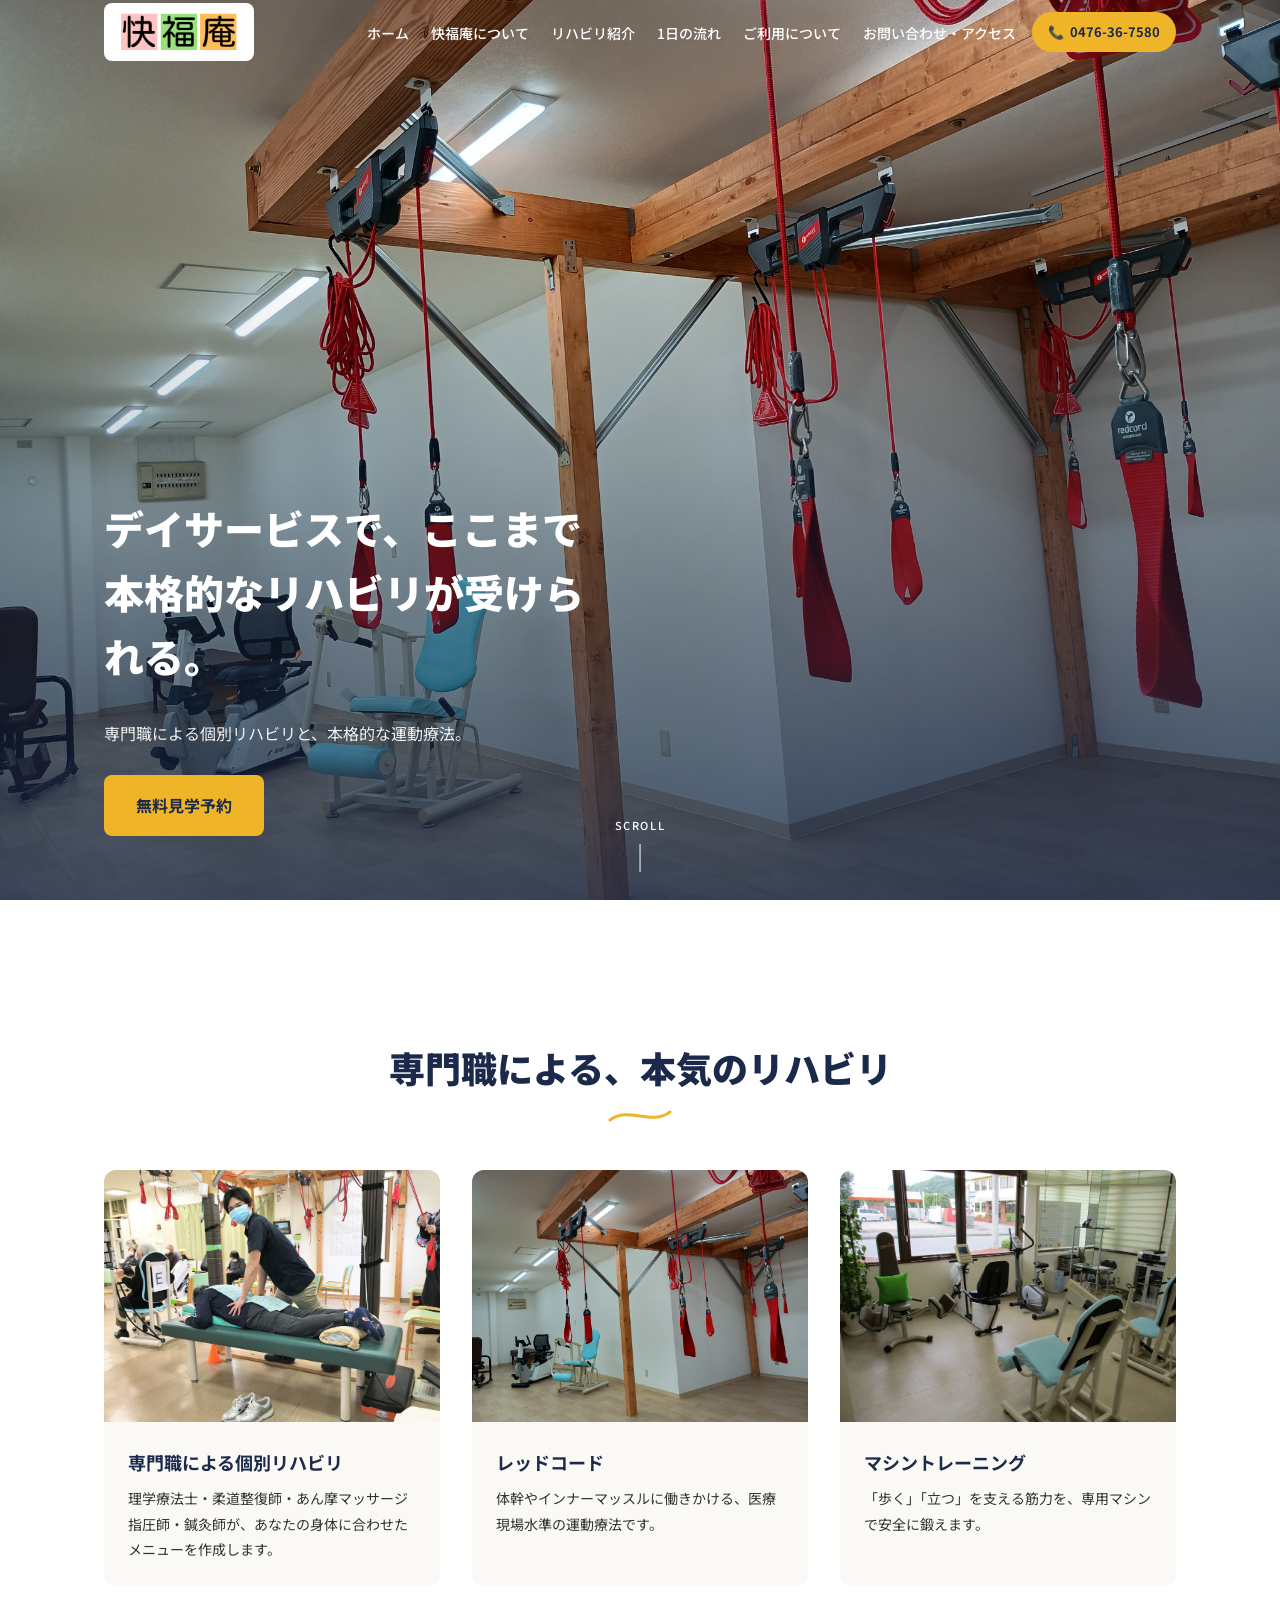
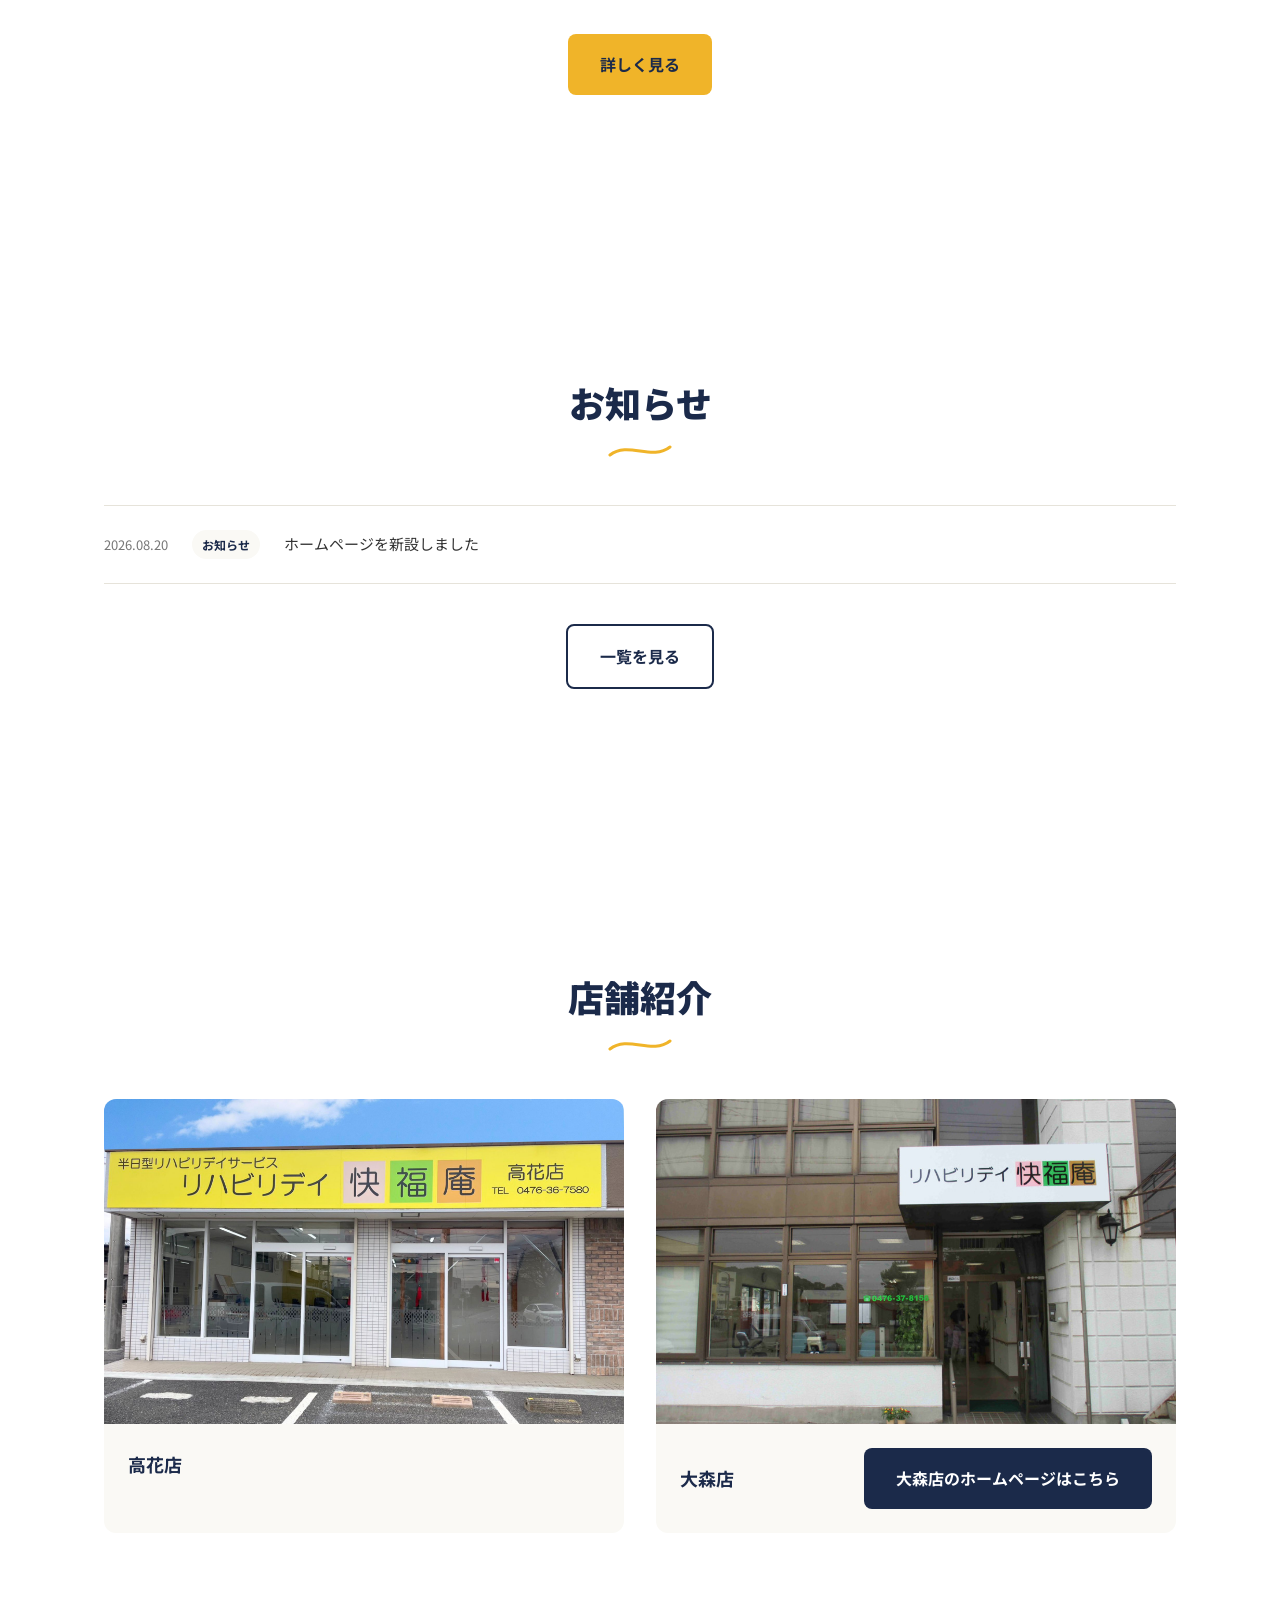
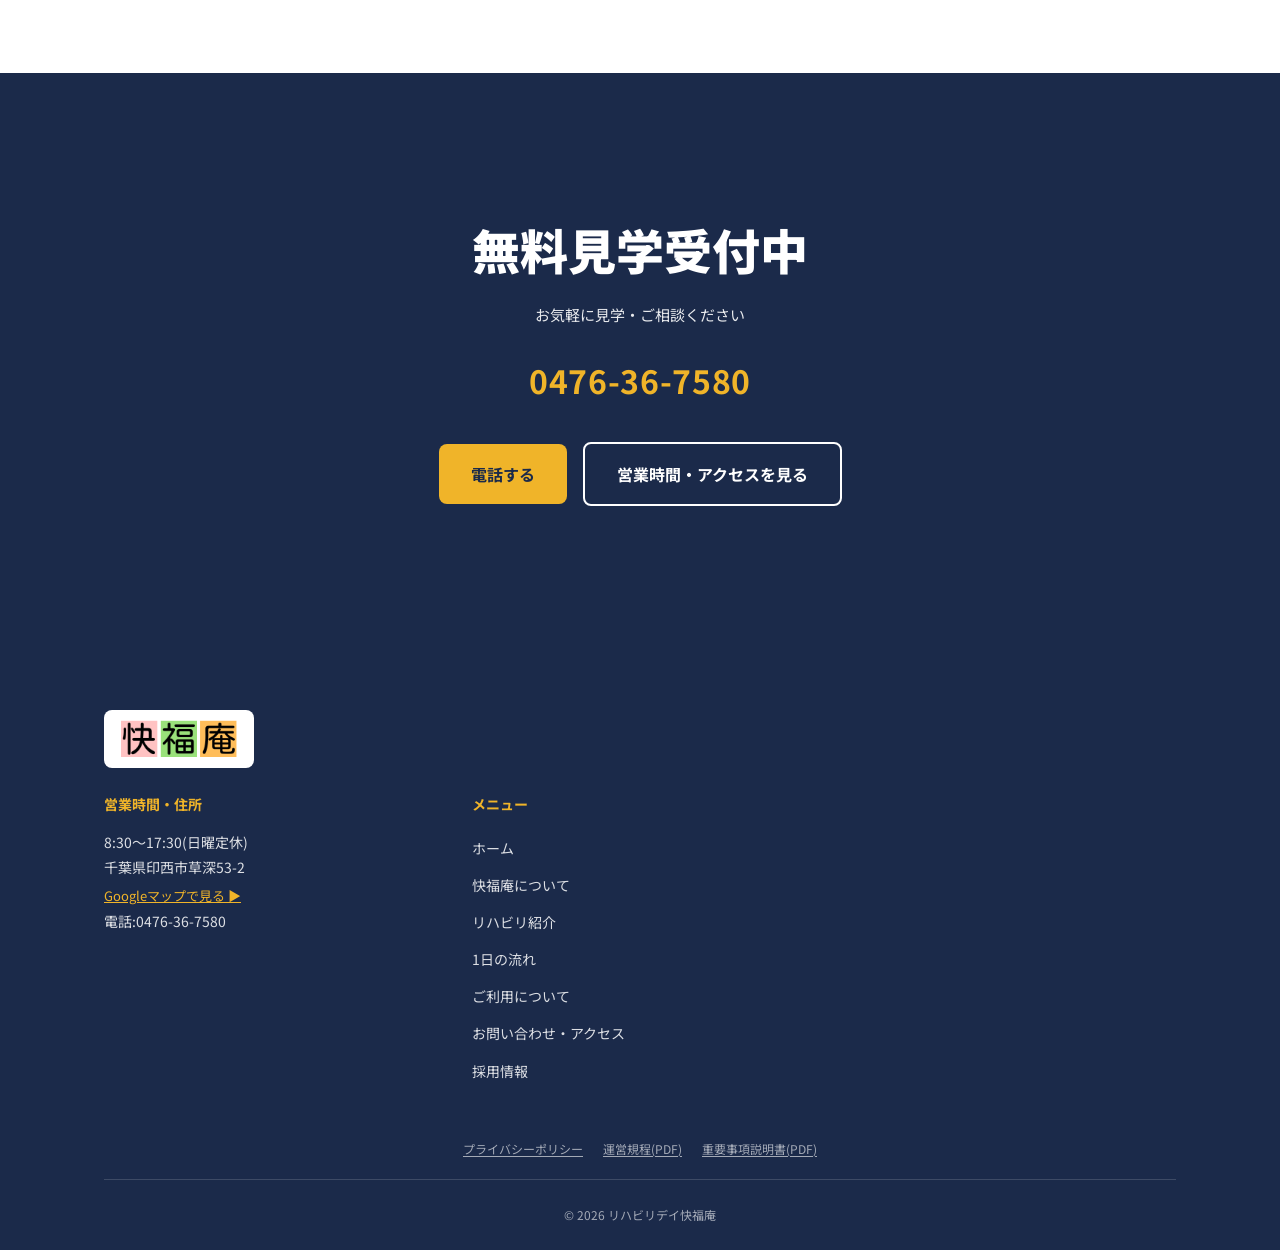
<file: index.html>
<!DOCTYPE html>
<html lang="ja">
<head>
  <meta charset="UTF-8">
  <meta name="viewport" content="width=device-width, initial-scale=1.0">
  <title>リハビリデイ快福庵｜印西市のリハビリ特化型デイサービス</title>
  <meta name="description" content="印西市のリハビリ特化型デイサービス「リハビリデイ快福庵　高花店」。3時間の短時間利用で、マシントレーニングやレッドコード、個別リハビリ・身体ケアなど、一人ひとりに合わせたリハビリを提供しています。">

  <!-- 見出し・本文ともに Noto Sans JP のみを使用し、太さの違いでメリハリをつける -->
  <link rel="preconnect" href="https://fonts.googleapis.com">
  <link rel="preconnect" href="https://fonts.gstatic.com" crossorigin>
  <link href="https://fonts.googleapis.com/css2?family=Noto+Sans+JP:wght@400;500;700;900&display=swap" rel="stylesheet">

  <!-- CSSの読み込み順に意味がある。
       reset → common → index の順で、後のファイルほど詳細なスタイルになる -->
  <link rel="stylesheet" href="css/reset.css">
  <link rel="stylesheet" href="css/common.css">
  <link rel="stylesheet" href="css/index.css">
</head>
<body>

  <!-- ==========================================================================
       ヘッダー
       js-header : common.js がスクロール検知でクラスを付け外しする対象
       ========================================================================== -->
  <header class="header js-header">
    <div class="container header__inner">

      <a href="index.html" class="header__logo site-logo">
        <img class="site-logo__image" src="images/common/logo.png" alt="リハビリデイ快福庵">
      </a>

      <div class="header__right">

        <!-- PC用ナビゲーション(スマホでは非表示。CSS側で切り替え) -->
        <nav class="header__nav">
          <ul class="header__nav-list">
            <li><a class="header__nav-link" href="index.html">ホーム</a></li>
            <li><a class="header__nav-link" href="about.html">快福庵について</a></li>
            <li><a class="header__nav-link" href="rehab.html">リハビリ紹介</a></li>
            <li><a class="header__nav-link" href="flow.html">1日の流れ</a></li>
            <li><a class="header__nav-link" href="guide.html">ご利用について</a></li>
            <li><a class="header__nav-link" href="contact.html">お問い合わせ・アクセス</a></li>
          </ul>
        </nav>

        <!-- 電話ボタン(PC・スマホ共通で常に表示) -->
        <a class="header__tel-button" href="tel:" data-site-tel-link>
          📞 <span data-site="tel"></span>
        </a>

        <!-- ハンバーガーメニュー(スマホのみ表示) -->
        <button class="header__menu-icon js-menu-button" aria-label="メニューを開く" aria-expanded="false">
          <span></span>
          <span></span>
          <span></span>
        </button>
      </div>
    </div>

    <!-- スマホ用ドロップダウンメニュー -->
    <nav class="header__mobile-nav js-mobile-nav">
      <ul class="header__mobile-nav-list">
        <li><a class="header__mobile-nav-link" href="index.html">ホーム</a></li>
        <li><a class="header__mobile-nav-link" href="about.html">快福庵について</a></li>
        <li><a class="header__mobile-nav-link" href="rehab.html">リハビリ紹介</a></li>
        <li><a class="header__mobile-nav-link" href="flow.html">1日の流れ</a></li>
        <li><a class="header__mobile-nav-link" href="guide.html">ご利用について</a></li>
        <li><a class="header__mobile-nav-link" href="contact.html">お問い合わせ・アクセス</a></li>
      </ul>
    </nav>
  </header>

  <main>

    <!-- ==========================================================================
         ①ファーストビュー
         js-hero-slide : index.js が一定時間ごとに表示を切り替える対象
         ========================================================================== -->
    <section class="hero hero--fullscreen">
      <div class="hero__slide hero__slide--shop js-hero-slide" style="background-image: url('images/hero/hero-1.jpg');"></div>
      <div class="hero__slide js-hero-slide" style="background-image: url('images/hero/hero-2.jpg');"></div>
      <div class="hero__slide js-hero-slide" style="background-image: url('images/hero/hero-3.jpg');"></div>

      <div class="container hero__content">
        <!-- SEO上、ページ内で最も重要な見出しとしてh1を使用する(1ページに1つだけ) -->
        <h1 class="hero__copy" data-site="catchCopy"></h1>
        <p class="hero__lead" data-site="catchCopySub"></p>
        <a class="button button--main" href="contact.html" data-site="ctaButtonPrimary"></a>
      </div>

      <!-- スクロールを促すシンプルな案内(派手な動きはつけず、控えめな表示のみ) -->
      <div class="hero__scroll-hint">
        <span class="hero__scroll-hint-text">SCROLL</span>
        <span class="hero__scroll-hint-line"></span>
      </div>
    </section>

    <!-- ==========================================================================
         ②リハビリ紹介
         ========================================================================== -->
    <section class="section rehab">
      <div class="container">

        <div class="section-heading">
          <h2 class="section-heading__title">専門職による、本気のリハビリ</h2>
          <span class="section-heading__line"></span>
        </div>

        <div class="rehab-grid">

          <div class="card">
            <div class="rehab-card__image" style="background-image: url('images/rehab/rehab-1.jpg');"></div>
            <div class="rehab-card__body">
              <p class="rehab-card__title">専門職による個別リハビリ</p>
              <p class="rehab-card__text">
                理学療法士・柔道整復師・あん摩マッサージ指圧師・鍼灸師が、あなたの身体に合わせたメニューを作成します。
              </p>
            </div>
          </div>

          <div class="card">
            <div class="rehab-card__image" style="background-image: url('images/rehab/rehab-2.jpg');"></div>
            <div class="rehab-card__body">
              <p class="rehab-card__title">レッドコード</p>
              <p class="rehab-card__text">
                体幹やインナーマッスルに働きかける、医療現場水準の運動療法です。
              </p>
            </div>
          </div>

          <div class="card">
            <div class="rehab-card__image" style="background-image: url('images/rehab/rehab-3.jpg');"></div>
            <div class="rehab-card__body">
              <p class="rehab-card__title">マシントレーニング</p>
              <p class="rehab-card__text">
                「歩く」「立つ」を支える筋力を、専用マシンで安全に鍛えます。
              </p>
            </div>
          </div>

        </div>

        <div class="rehab-more">
          <a class="button button--main" href="rehab.html">詳しく見る</a>
        </div>

      </div>
    </section>

    <!-- ==========================================================================
         ③お知らせ
         js-news-list : index.js が data/news.json を読み込んで中身を描画する対象
         ========================================================================== -->
    <section class="section news">
      <div class="container">

        <div class="section-heading">
          <h2 class="section-heading__title">お知らせ</h2>
          <span class="section-heading__line"></span>
        </div>

        <ul class="news-list js-news-list">
          <!-- ここに index.js が data/news.json の内容を差し込みます -->
        </ul>

        <div class="news-more">
          <a class="button button--outline-navy" href="news.html">一覧を見る</a>
        </div>

      </div>
    </section>

    <!-- ==========================================================================
         ④店舗紹介
         js-stores-list : index.js が data/site.json の stores を読み込んで描画する対象
         ========================================================================== -->
    <section class="section stores">
      <div class="container">

        <div class="section-heading">
          <h2 class="section-heading__title">店舗紹介</h2>
          <span class="section-heading__line"></span>
        </div>

        <div class="stores-grid js-stores-list">
          <!-- ここに index.js が data/site.json の stores の内容を差し込みます -->
        </div>

      </div>
    </section>

    <!-- ==========================================================================
         ⑤CTA(ネイビー背景)
         ========================================================================== -->
    <section class="section cta">
      <div class="container">
        <h2 class="cta__title" data-site="ctaSectionTitle"></h2>
        <p class="cta__message" data-site="ctaMessage"></p>
        <span class="cta__tel-number" data-site="tel"></span>

        <div class="cta__buttons">
          <a class="button button--main" href="tel:" data-site-tel-link>電話する</a>
          <a class="button button--outline" href="contact.html">営業時間・アクセスを見る</a>
        </div>
      </div>
    </section>

  </main>

  <!-- ==========================================================================
       フッター
       ========================================================================== -->
  <footer class="footer">
    <div class="container">

      <div class="footer__logo site-logo">
        <img class="site-logo__image" src="images/common/logo.png" alt="リハビリデイ快福庵">
      </div>

      <div class="footer__grid">

        <div>
          <p class="footer__heading">営業時間・住所</p>
          <p class="footer__text" data-site="businessHours"></p>
          <p class="footer__text" data-site="address"></p>
          <a class="footer__text footer__map-link" data-site-href="googleMapUrl" target="_blank" rel="noopener">
            Googleマップで見る ▶
          </a>
          <p class="footer__text">
            電話:<span data-site="tel"></span>
          </p>
        </div>

        <div>
          <p class="footer__heading">メニュー</p>
          <a class="footer__nav-link" href="index.html">ホーム</a>
          <a class="footer__nav-link" href="about.html">快福庵について</a>
          <a class="footer__nav-link" href="rehab.html">リハビリ紹介</a>
          <a class="footer__nav-link" href="flow.html">1日の流れ</a>
          <a class="footer__nav-link" href="guide.html">ご利用について</a>
          <a class="footer__nav-link" href="contact.html">お問い合わせ・アクセス</a>
          <a class="footer__nav-link" href="https://example.com/recruit/" target="_blank" rel="noopener">採用情報</a>
        </div>

      </div>

      <!-- プライバシーポリシー・各種書類(PDF)へのリンク。
           ホームページ公開時に、実際のページ・PDFファイルへのリンクへ差し替える想定。 -->
      <div class="footer__legal-links">
        <a href="privacy.html" target="_blank" rel="noopener">プライバシーポリシー</a>
        <a href="documents/unei-kitei.pdf" target="_blank" rel="noopener">運営規程(PDF)</a>
        <a href="documents/juuyoujikou.pdf" target="_blank" rel="noopener">重要事項説明書(PDF)</a>
      </div>

      <p class="footer__copyright">&copy; 2026 リハビリデイ快福庵</p>

    </div>
  </footer>

  <!-- JSの読み込み順にも意味がある。
       common.js が site.json の読み込みと "siteDataLoaded" イベントの発行を行い、
       index.js がそれを受け取って店舗一覧などを描画するため、
       必ず common.js → index.js の順で読み込む -->
  <script src="js/common.js"></script>
  <script src="js/index.js"></script>

</body>
</html>
</file>
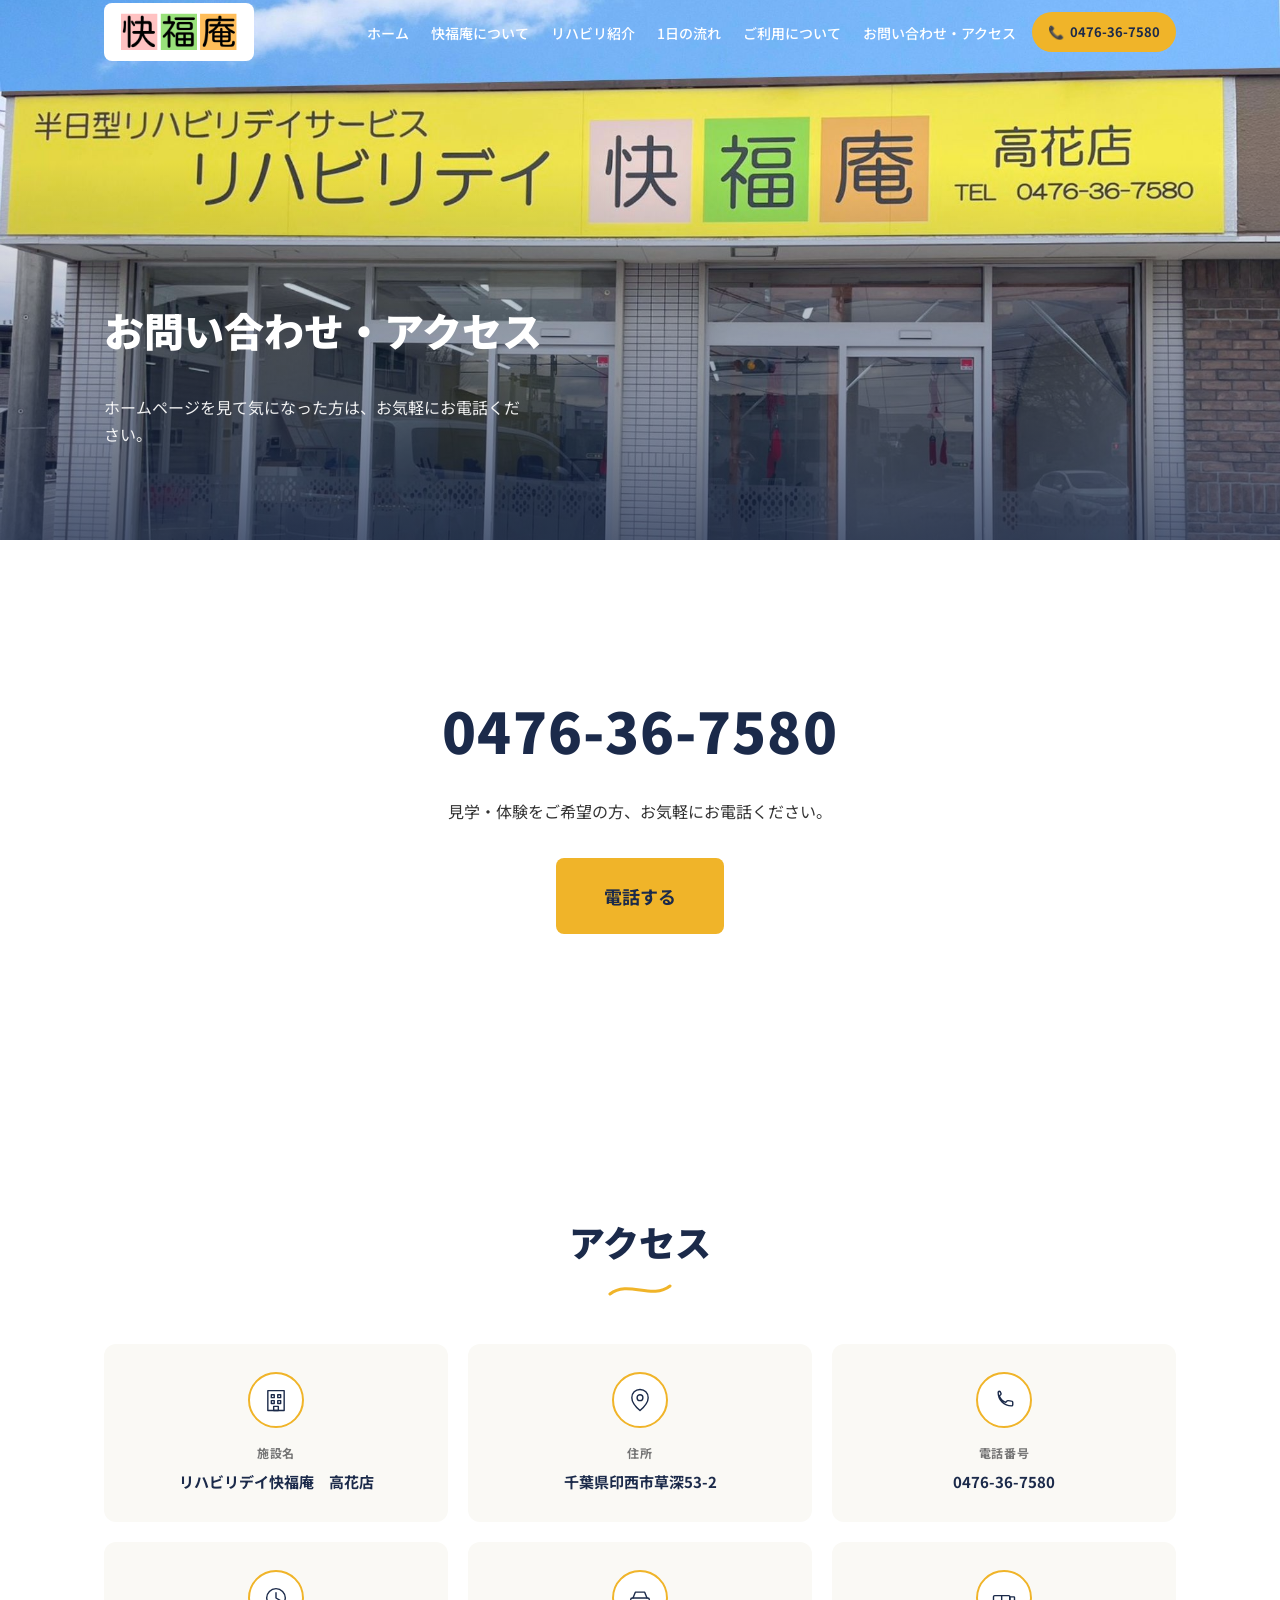
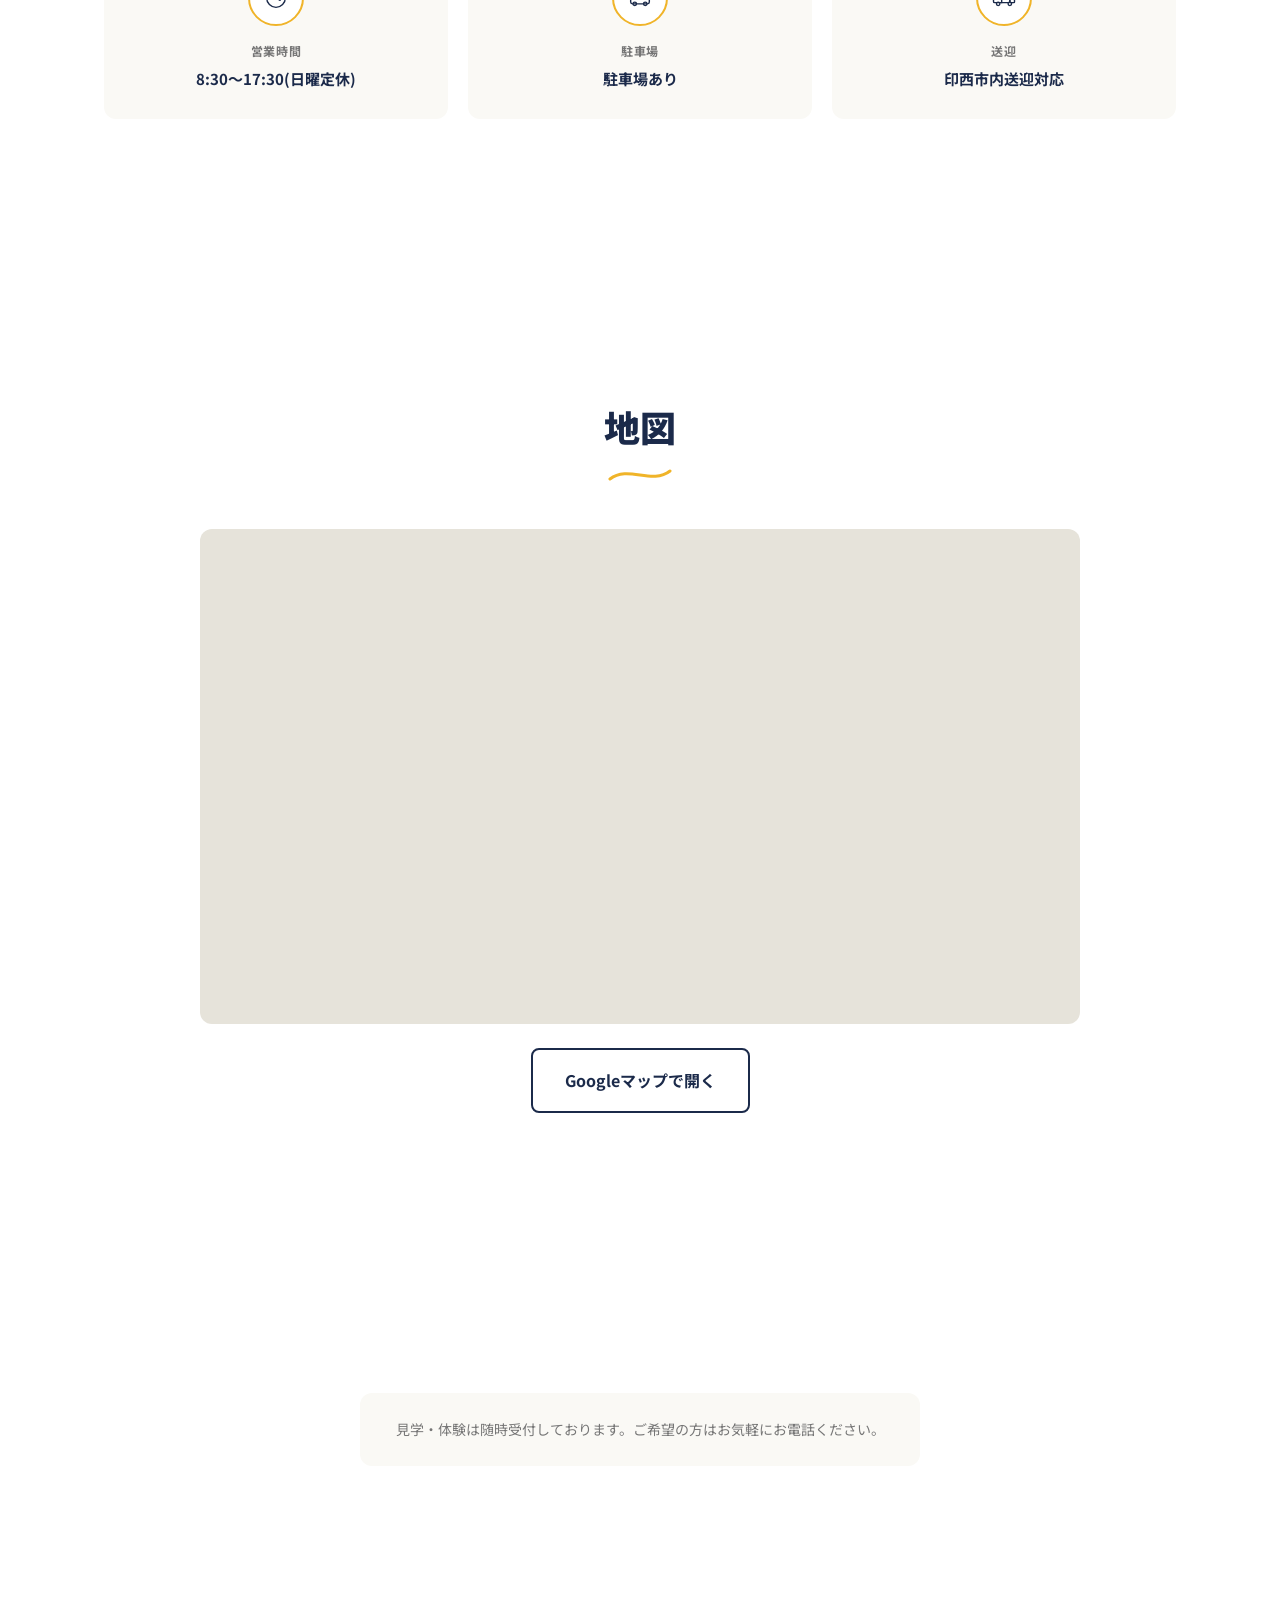
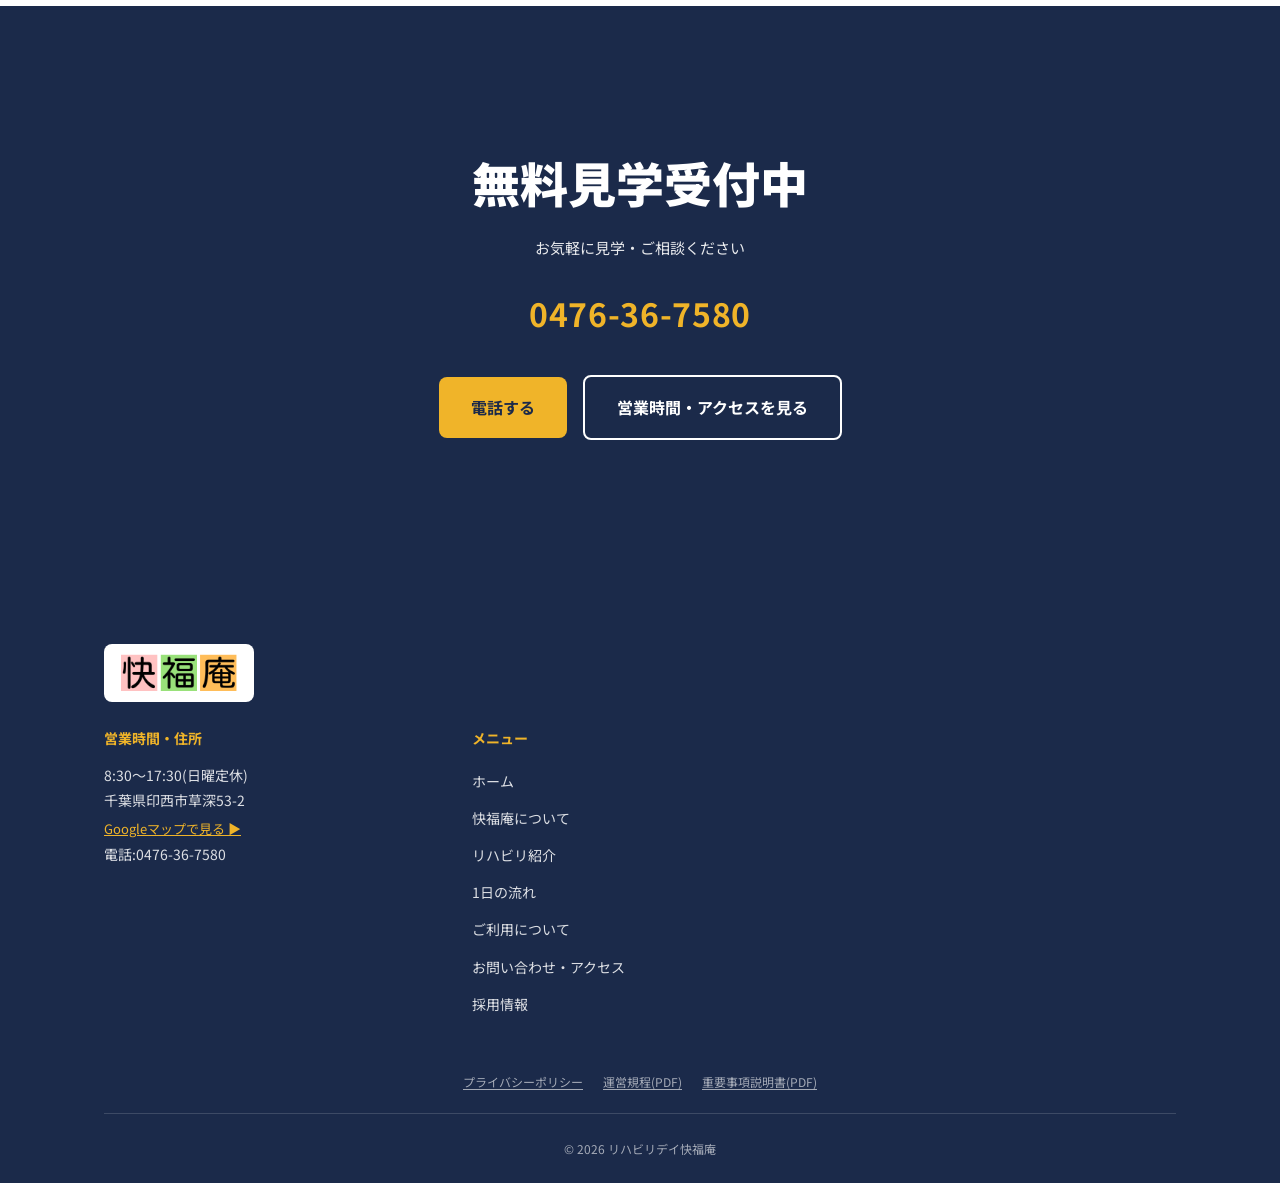
<file: contact.html>
<!DOCTYPE html>
<html lang="ja">
<head>
  <meta charset="UTF-8">
  <meta name="viewport" content="width=device-width, initial-scale=1.0">
  <title>お問い合わせ・アクセス｜印西市のリハビリ特化型デイサービス｜快福庵</title>
  <meta name="description" content="「リハビリデイ快福庵　高花店」へのお問い合わせ・アクセスをご案内します。印西市内の送迎に対応し、駐車場もご用意しています。見学やご利用についてのお問い合わせはお電話でお気軽にご連絡ください。">

  <!-- 見出し・本文ともに Noto Sans JP のみを使用し、太さの違いでメリハリをつける -->
  <link rel="preconnect" href="https://fonts.googleapis.com">
  <link rel="preconnect" href="https://fonts.gstatic.com" crossorigin>
  <link href="https://fonts.googleapis.com/css2?family=Noto+Sans+JP:wght@400;500;700;900&display=swap" rel="stylesheet">

  <!-- CSSの読み込み順に意味がある。
       reset → common(全ページ共通) → contact(このページ専用) の順 -->
  <link rel="stylesheet" href="css/reset.css">
  <link rel="stylesheet" href="css/common.css">
  <link rel="stylesheet" href="css/contact.css">
</head>
<body>

  <!-- ==========================================================================
       アイコンのSVGスプライト(このページ専用)
       ページ内では表示せず(display:none)、<use>で必要な場所に呼び出して使う。
       ========================================================================== -->
  <svg style="display: none;" aria-hidden="true">
    <defs>
      <!-- 施設名 -->
      <symbol id="contact-icon-building" viewBox="0 0 48 48" fill="none" stroke="currentColor" stroke-width="2.4" stroke-linecap="round" stroke-linejoin="round">
        <rect x="10" y="8" width="28" height="34"></rect>
        <rect x="16" y="15" width="5" height="5"></rect>
        <rect x="27" y="15" width="5" height="5"></rect>
        <rect x="16" y="25" width="5" height="5"></rect>
        <rect x="27" y="25" width="5" height="5"></rect>
        <rect x="20" y="35" width="8" height="7"></rect>
      </symbol>

      <!-- 住所 -->
      <symbol id="contact-icon-pin" viewBox="0 0 48 48" fill="none" stroke="currentColor" stroke-width="2.4" stroke-linecap="round" stroke-linejoin="round">
        <path d="M24 6 C16 6, 10 12, 10 20 C10 30, 24 42, 24 42 C24 42, 38 30, 38 20 C38 12, 32 6, 24 6 Z"></path>
        <circle cx="24" cy="20" r="5"></circle>
      </symbol>

      <!-- 電話番号 -->
      <symbol id="contact-icon-phone" viewBox="0 0 48 48" fill="none" stroke="currentColor" stroke-width="2.4" stroke-linecap="round" stroke-linejoin="round">
        <path d="M16 9 C15 9, 14 10, 14 11 C14 24, 24 34, 37 34 C38 34, 39 33, 39 32 L39 28 C39 27, 38 26, 37 26 L31 25 C30 25, 29 25, 29 26 L27 28 C22 26, 18 22, 16 17 L18 15 C19 15, 19 14, 19 13 L18 11 C18 10, 17 9, 16 9 Z"></path>
      </symbol>

      <!-- 営業時間 -->
      <symbol id="contact-icon-clock" viewBox="0 0 48 48" fill="none" stroke="currentColor" stroke-width="2.4" stroke-linecap="round" stroke-linejoin="round">
        <circle cx="24" cy="24" r="16"></circle>
        <path d="M24 15 L24 24 L31 28"></path>
      </symbol>

      <!-- 駐車場 -->
      <symbol id="contact-icon-parking" viewBox="0 0 48 48" fill="none" stroke="currentColor" stroke-width="2.4" stroke-linecap="round" stroke-linejoin="round">
        <path d="M12 24 L16 14 L32 14 L36 24"></path>
        <rect x="8" y="24" width="32" height="10" rx="3"></rect>
        <circle cx="15" cy="34" r="3"></circle>
        <circle cx="33" cy="34" r="3"></circle>
      </symbol>

      <!-- 送迎対応 -->
      <symbol id="contact-icon-shuttle" viewBox="0 0 48 48" fill="none" stroke="currentColor" stroke-width="2.4" stroke-linecap="round" stroke-linejoin="round">
        <rect x="6" y="20" width="28" height="12" rx="2"></rect>
        <rect x="34" y="22" width="8" height="10" rx="1"></rect>
        <line x1="20" y1="20" x2="20" y2="32"></line>
        <circle cx="14" cy="34" r="3"></circle>
        <circle cx="34" cy="34" r="3"></circle>
      </symbol>
    </defs>
  </svg>

  <!-- ==========================================================================
       ヘッダー(他ページと共通構成)
       ========================================================================== -->
  <header class="header js-header">
    <div class="container header__inner">

      <a href="index.html" class="header__logo site-logo">
        <img class="site-logo__image" src="images/common/logo.png" alt="リハビリデイ快福庵">
      </a>

      <div class="header__right">

        <!-- PC用ナビゲーション(スマホでは非表示。CSS側で切り替え) -->
        <nav class="header__nav">
          <ul class="header__nav-list">
            <li><a class="header__nav-link" href="index.html">ホーム</a></li>
            <li><a class="header__nav-link" href="about.html">快福庵について</a></li>
            <li><a class="header__nav-link" href="rehab.html">リハビリ紹介</a></li>
            <li><a class="header__nav-link" href="flow.html">1日の流れ</a></li>
            <li><a class="header__nav-link" href="guide.html">ご利用について</a></li>
            <li><a class="header__nav-link" href="contact.html">お問い合わせ・アクセス</a></li>
          </ul>
        </nav>

        <!-- 電話ボタン(PC・スマホ共通で常に表示) -->
        <a class="header__tel-button" href="tel:" data-site-tel-link>
          📞 <span data-site="tel"></span>
        </a>

        <!-- ハンバーガーメニュー(スマホのみ表示) -->
        <button class="header__menu-icon js-menu-button" aria-label="メニューを開く" aria-expanded="false">
          <span></span>
          <span></span>
          <span></span>
        </button>
      </div>
    </div>

    <!-- スマホ用ドロップダウンメニュー -->
    <nav class="header__mobile-nav js-mobile-nav">
      <ul class="header__mobile-nav-list">
        <li><a class="header__mobile-nav-link" href="index.html">ホーム</a></li>
        <li><a class="header__mobile-nav-link" href="about.html">快福庵について</a></li>
        <li><a class="header__mobile-nav-link" href="rehab.html">リハビリ紹介</a></li>
        <li><a class="header__mobile-nav-link" href="flow.html">1日の流れ</a></li>
        <li><a class="header__mobile-nav-link" href="guide.html">ご利用について</a></li>
        <li><a class="header__mobile-nav-link" href="contact.html">お問い合わせ・アクセス</a></li>
      </ul>
    </nav>
  </header>

  <main>

    <!-- ==========================================================================
         ①ファーストビュー
         ========================================================================== -->
    <section class="hero">
      <div class="hero__slide is-active js-contact-hero-image"></div>

      <div class="container hero__content">
        <!-- このページの内容を表すh1。SEO上、1ページに1つだけ設置する -->
        <h1 class="hero__copy" data-contact="hero.title"></h1>
        <p class="hero__lead" data-contact="hero.copy"></p>
      </div>
    </section>

    <!-- ==========================================================================
         ②お問い合わせ(ページ内で最も目立つセクション)
         フォームは設置せず、電話のみに絞っている。
         ========================================================================== -->
    <section class="section call-section">
      <div class="container">
        <span class="call-section__number" data-site="tel"></span>
        <p class="call-section__message" data-contact="call.message"></p>
        <a class="button button--main call-section__button" href="tel:" data-site-tel-link>電話する</a>
      </div>
    </section>

    <!-- ==========================================================================
         ③アクセス
         ========================================================================== -->
    <section class="section access-section">
      <div class="container">
        <div class="section-heading">
          <h2 class="section-heading__title">アクセス</h2>
          <span class="section-heading__line"></span>
        </div>

        <div class="access-grid">

          <div class="access-card">
            <span class="access-card__icon"><svg width="28" height="28"><use href="#contact-icon-building"></use></svg></span>
            <p class="access-card__label">施設名</p>
            <p class="access-card__value" data-contact="access.facilityName"></p>
          </div>

          <div class="access-card">
            <span class="access-card__icon"><svg width="28" height="28"><use href="#contact-icon-pin"></use></svg></span>
            <p class="access-card__label">住所</p>
            <p class="access-card__value" data-site="address"></p>
          </div>

          <div class="access-card">
            <span class="access-card__icon"><svg width="28" height="28"><use href="#contact-icon-phone"></use></svg></span>
            <p class="access-card__label">電話番号</p>
            <p class="access-card__value" data-site="tel"></p>
          </div>

          <div class="access-card">
            <span class="access-card__icon"><svg width="28" height="28"><use href="#contact-icon-clock"></use></svg></span>
            <p class="access-card__label">営業時間</p>
            <p class="access-card__value" data-site="businessHours"></p>
          </div>

          <div class="access-card">
            <span class="access-card__icon"><svg width="28" height="28"><use href="#contact-icon-parking"></use></svg></span>
            <p class="access-card__label">駐車場</p>
            <p class="access-card__value" data-contact="access.parking"></p>
          </div>

          <div class="access-card">
            <span class="access-card__icon"><svg width="28" height="28"><use href="#contact-icon-shuttle"></use></svg></span>
            <p class="access-card__label">送迎</p>
            <p class="access-card__value" data-contact="access.pickup"></p>
          </div>

        </div>
      </div>
    </section>

    <!-- ==========================================================================
         ④Googleマップ
         js-map-frame : contact.js が site.json の address を使って
         iframeのsrcを組み立てる対象(共通のaddress情報を再利用するため)。
         ========================================================================== -->
    <section class="section map-section">
      <div class="container">
        <div class="section-heading">
          <h2 class="section-heading__title">地図</h2>
          <span class="section-heading__line"></span>
        </div>

        <div class="map-wrap">
          <div class="map-frame-wrap">
            <iframe class="js-map-frame" title="施設の地図" loading="lazy" referrerpolicy="no-referrer-when-downgrade"></iframe>
          </div>

          <div class="map-link">
            <a class="button button--outline-navy" data-site-href="googleMapUrl" target="_blank" rel="noopener">
              Googleマップで開く
            </a>
          </div>
        </div>
      </div>
    </section>

    <!-- ==========================================================================
         ⑤ご見学について(案内カード)
         ========================================================================== -->
    <section class="section tour-note-section">
      <div class="container">
        <p class="notice-card" data-contact="tourNote.text"></p>
      </div>
    </section>

    <!-- ==========================================================================
         ⑥CTA(トップページと共通デザイン。common.cssのスタイルをそのまま使う)
         ========================================================================== -->
    <section class="section cta">
      <div class="container">
        <h2 class="cta__title" data-site="ctaSectionTitle"></h2>
        <p class="cta__message" data-site="ctaMessage"></p>
        <span class="cta__tel-number" data-site="tel"></span>

        <div class="cta__buttons">
          <a class="button button--main" href="tel:" data-site-tel-link>電話する</a>
          <a class="button button--outline" href="contact.html">営業時間・アクセスを見る</a>
        </div>
      </div>
    </section>

  </main>

  <!-- ==========================================================================
       フッター(他ページと共通構成)
       ========================================================================== -->
  <footer class="footer">
    <div class="container">

      <div class="footer__logo site-logo">
        <img class="site-logo__image" src="images/common/logo.png" alt="リハビリデイ快福庵">
      </div>

      <div class="footer__grid">

        <div>
          <p class="footer__heading">営業時間・住所</p>
          <p class="footer__text" data-site="businessHours"></p>
          <p class="footer__text" data-site="address"></p>
          <a class="footer__text footer__map-link" data-site-href="googleMapUrl" target="_blank" rel="noopener">
            Googleマップで見る ▶
          </a>
          <p class="footer__text">
            電話:<span data-site="tel"></span>
          </p>
        </div>

        <div>
          <p class="footer__heading">メニュー</p>
          <a class="footer__nav-link" href="index.html">ホーム</a>
          <a class="footer__nav-link" href="about.html">快福庵について</a>
          <a class="footer__nav-link" href="rehab.html">リハビリ紹介</a>
          <a class="footer__nav-link" href="flow.html">1日の流れ</a>
          <a class="footer__nav-link" href="guide.html">ご利用について</a>
          <a class="footer__nav-link" href="contact.html">お問い合わせ・アクセス</a>
          <a class="footer__nav-link" href="https://example.com/recruit/" target="_blank" rel="noopener">採用情報</a>
        </div>

      </div>

      <!-- プライバシーポリシー・各種書類(PDF)へのリンク。
           ホームページ公開時に、実際のページ・PDFファイルへのリンクへ差し替える想定。 -->
      <div class="footer__legal-links">
        <a href="privacy.html" target="_blank" rel="noopener">プライバシーポリシー</a>
        <a href="documents/unei-kitei.pdf" target="_blank" rel="noopener">運営規程(PDF)</a>
        <a href="documents/juuyoujikou.pdf" target="_blank" rel="noopener">重要事項説明書(PDF)</a>
      </div>

      <p class="footer__copyright">&copy; 2026 リハビリデイ快福庵</p>

    </div>
  </footer>

  <!-- common.js(全ページ共通) → contact.js(このページ専用)の順で読み込む -->
  <script src="js/common.js"></script>
  <script src="js/contact.js"></script>

</body>
</html>
</file>
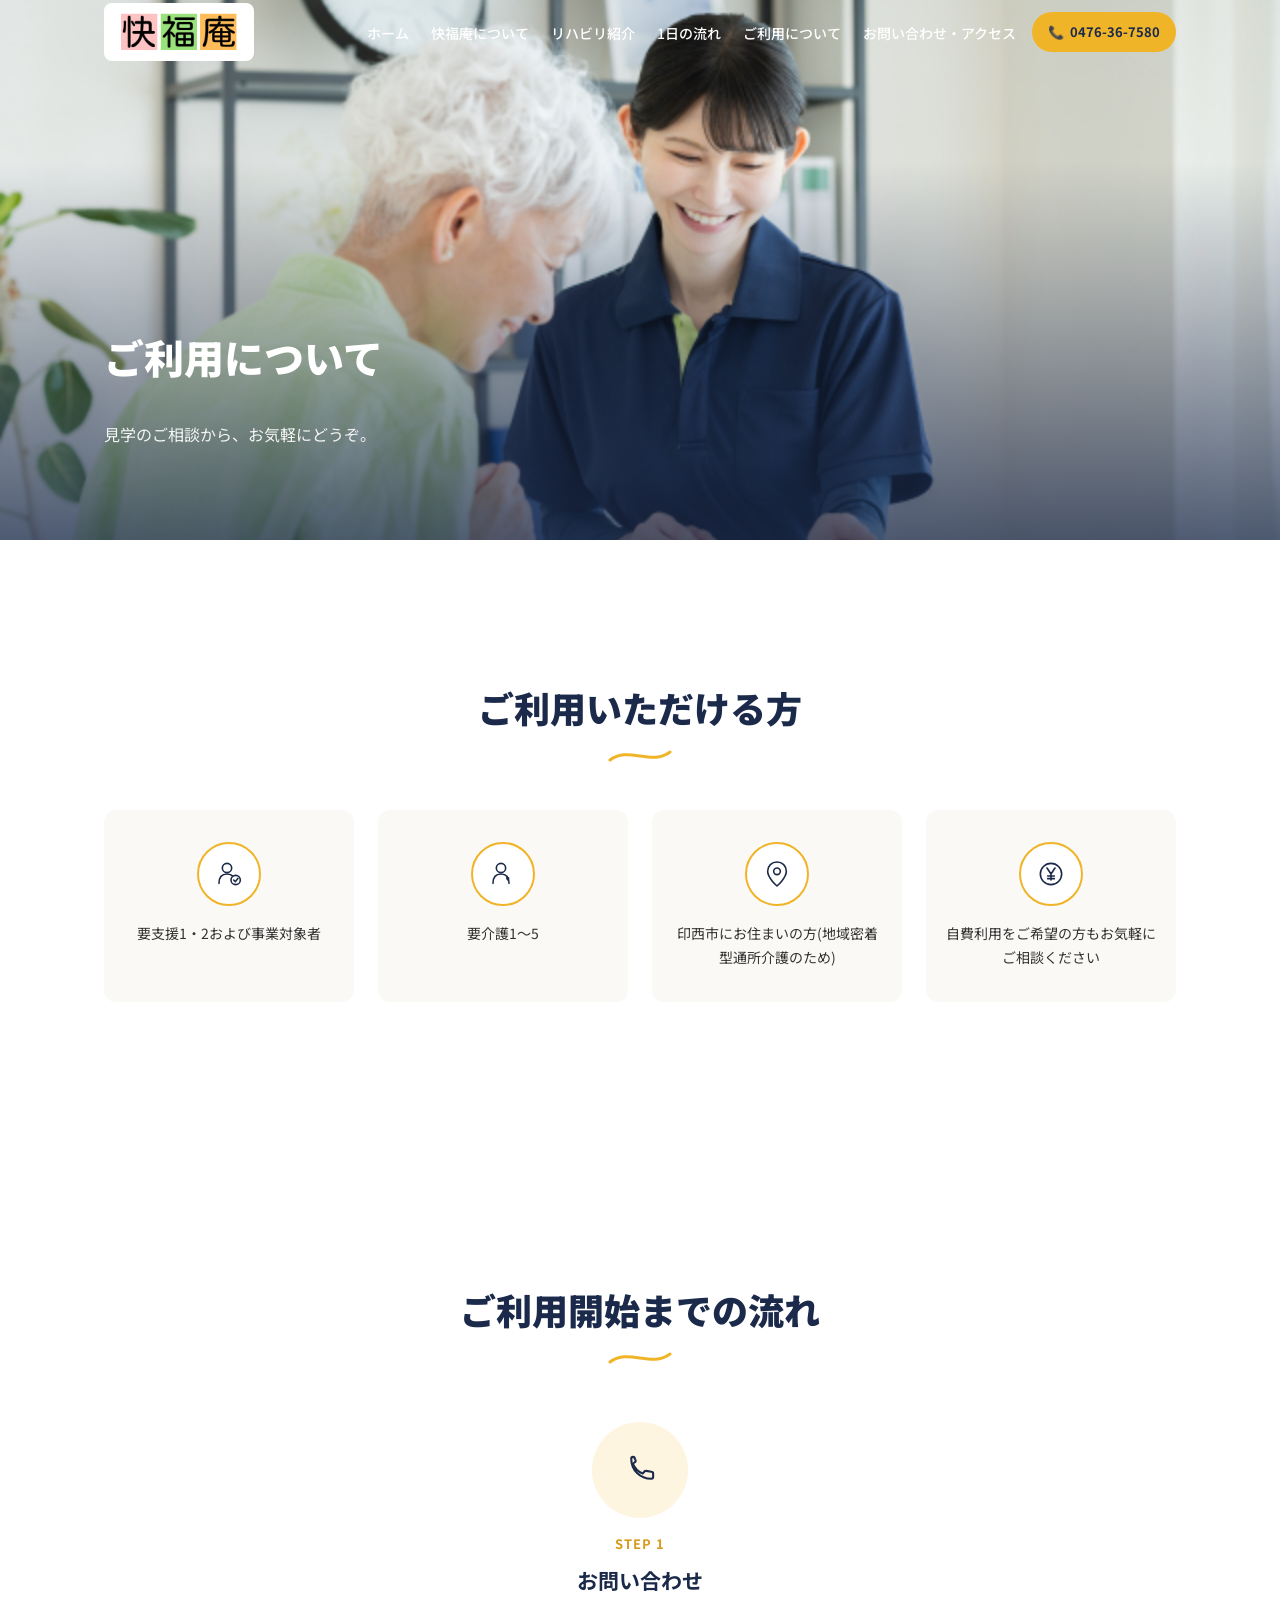
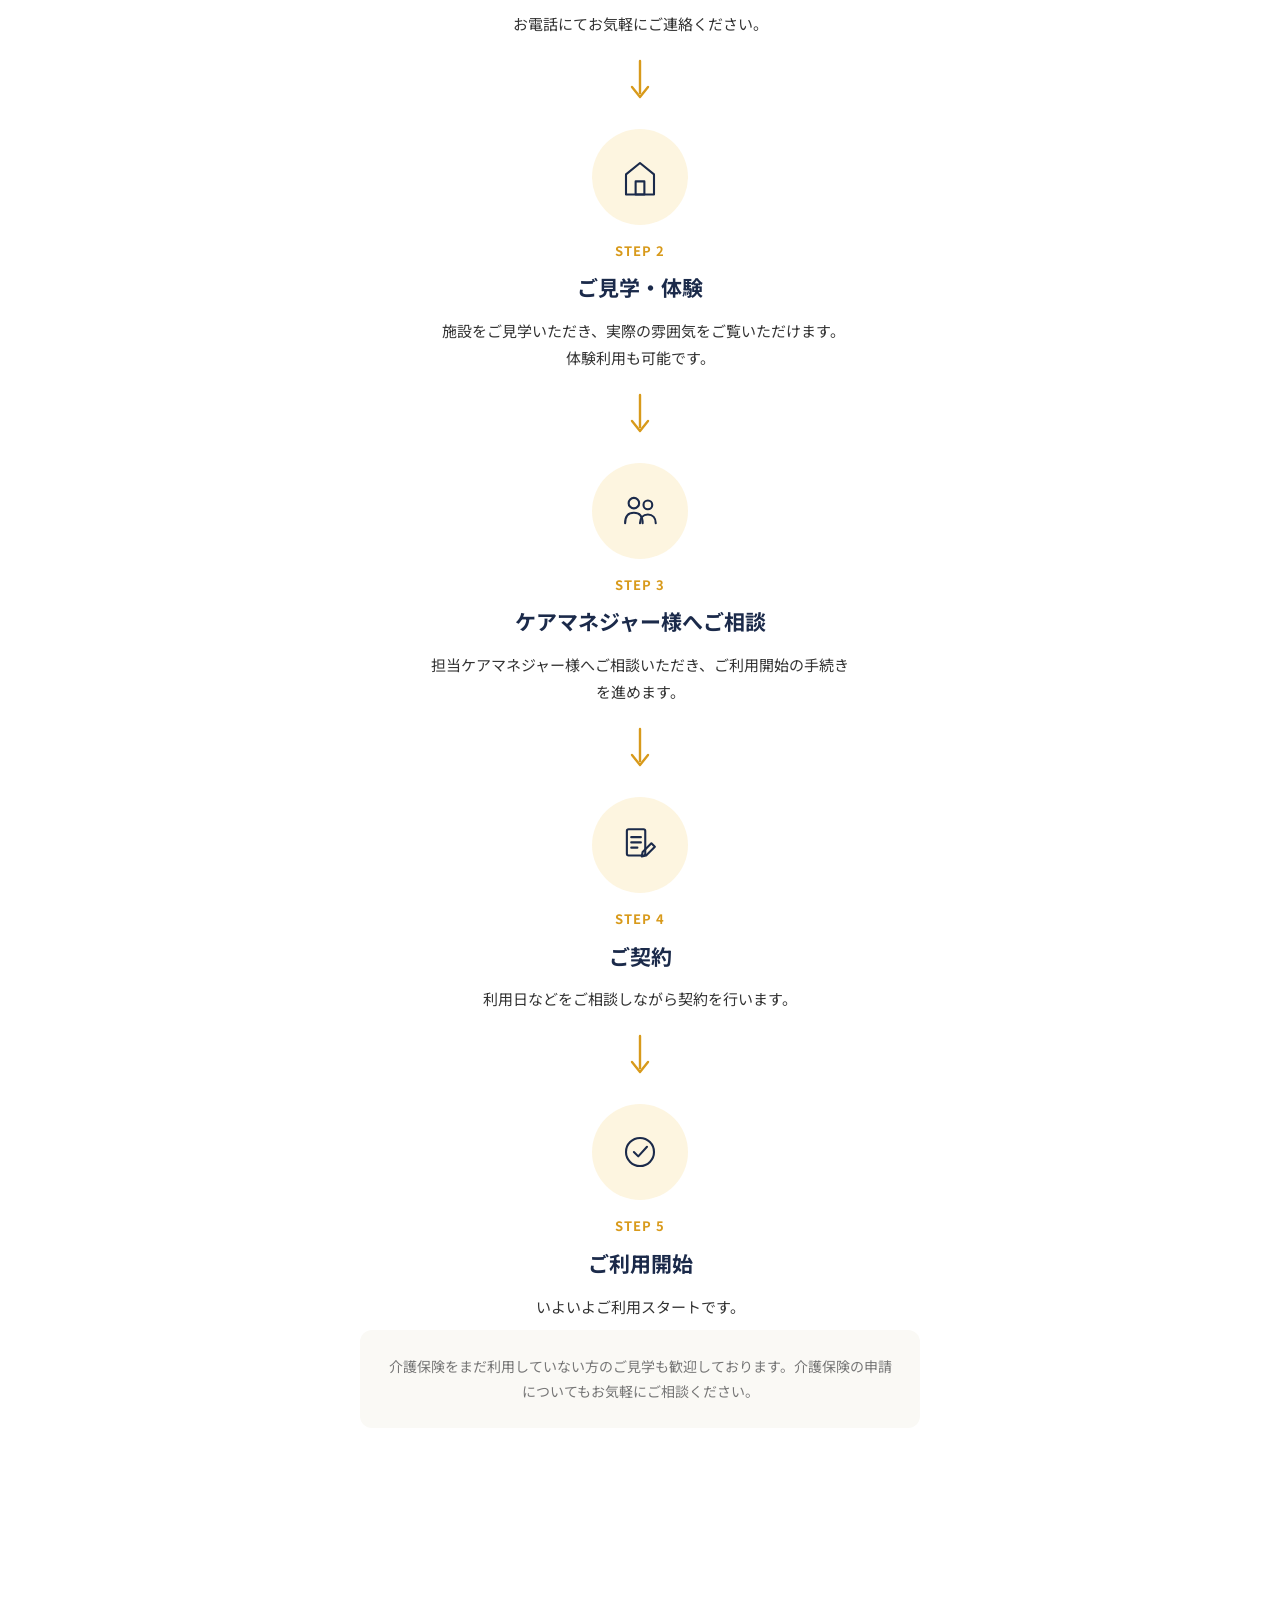
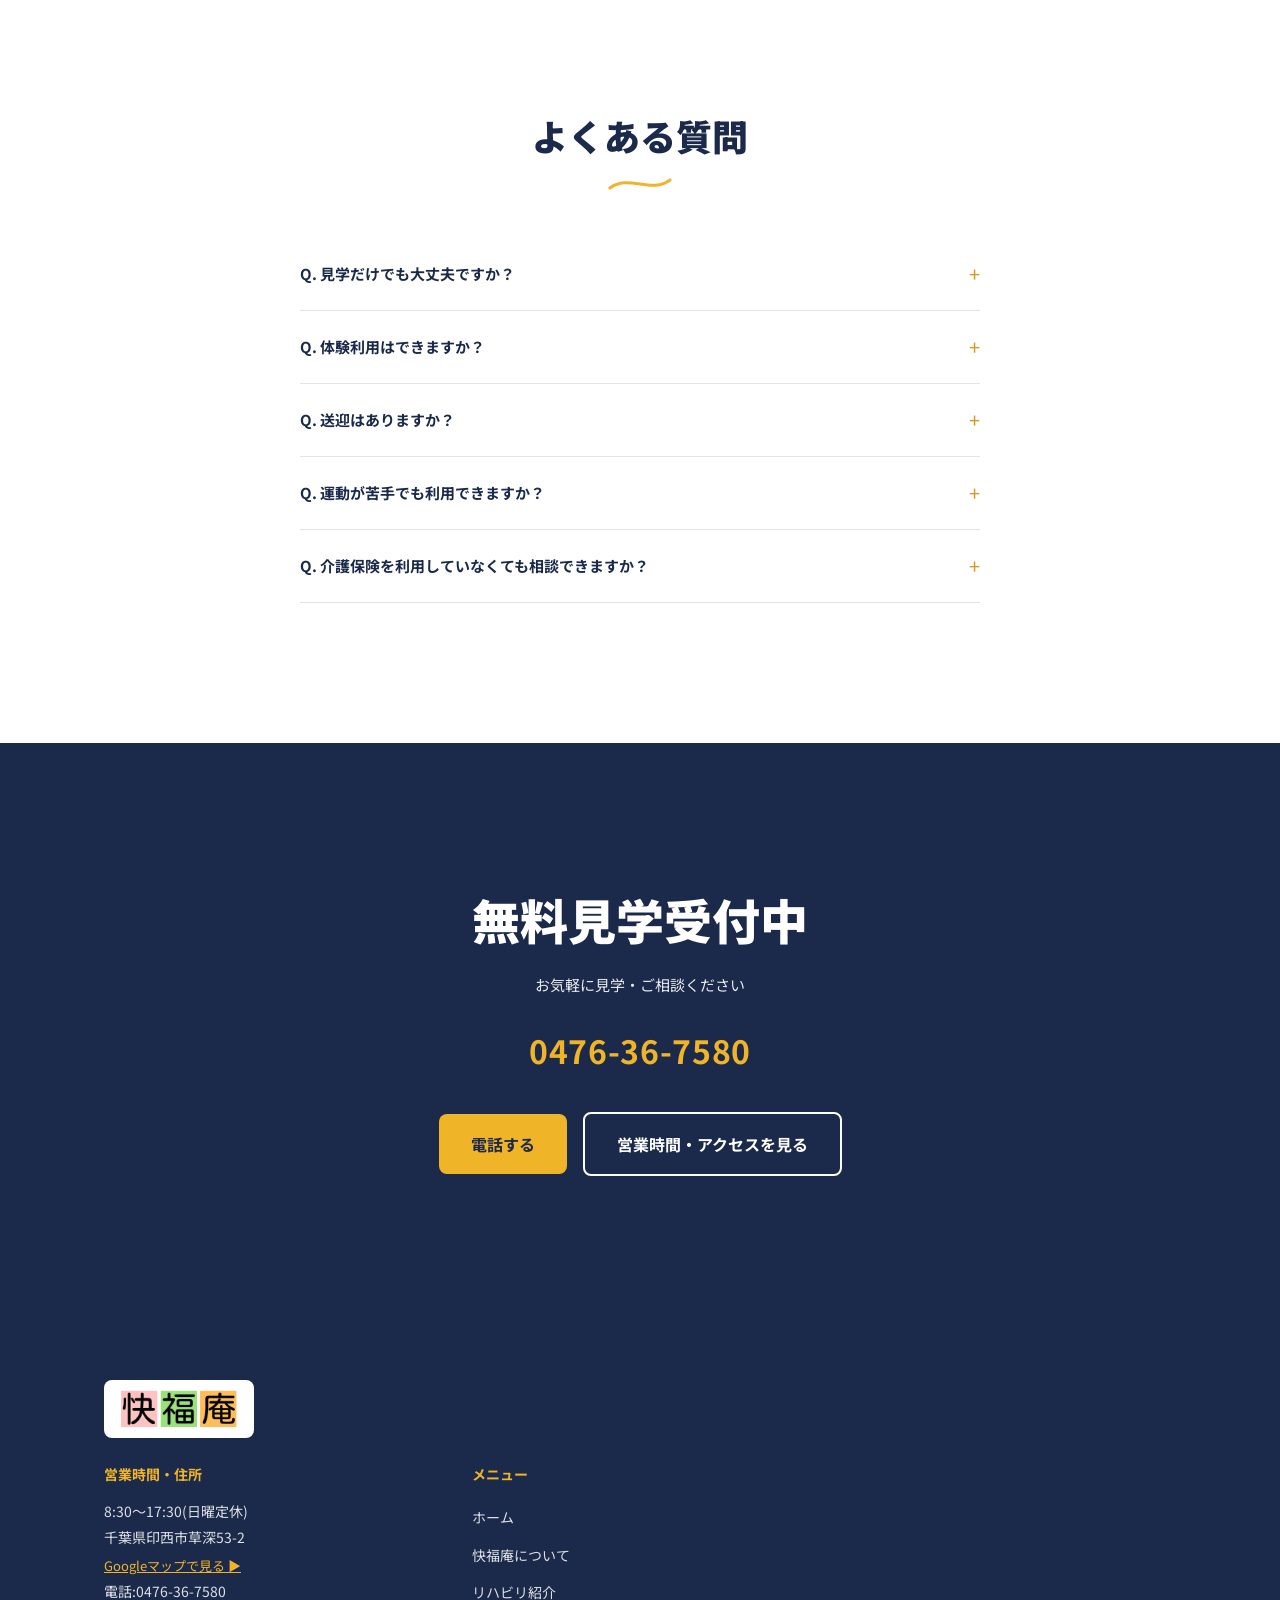
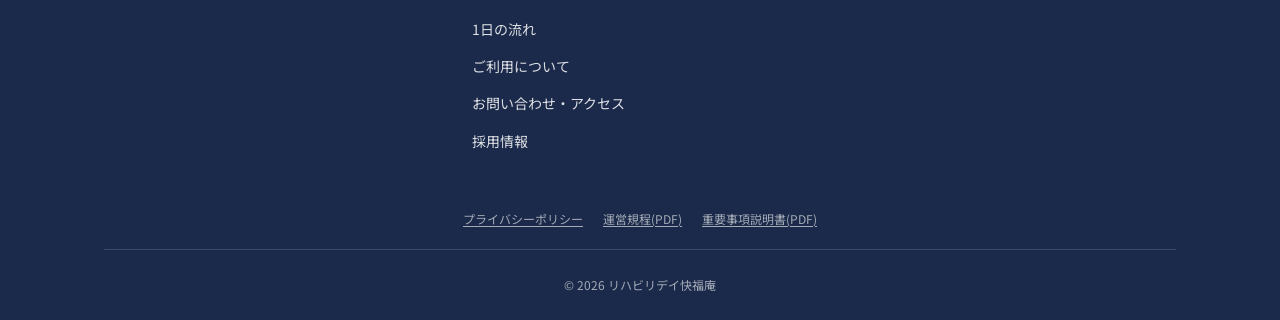
<file: guide.html>
<!DOCTYPE html>
<html lang="ja">
<head>
  <meta charset="UTF-8">
  <meta name="viewport" content="width=device-width, initial-scale=1.0">
  <title>ご利用について｜印西市のリハビリ特化型デイサービス｜快福庵</title>
  <meta name="description" content="印西市のリハビリ特化型デイサービス「リハビリデイ快福庵　高花店」のご利用までの流れや利用時間、送迎などについてご案内します。見学・ご利用を検討されている方に、初めての方にも分かりやすくご紹介します。">

  <!-- 見出し・本文ともに Noto Sans JP のみを使用し、太さの違いでメリハリをつける -->
  <link rel="preconnect" href="https://fonts.googleapis.com">
  <link rel="preconnect" href="https://fonts.gstatic.com" crossorigin>
  <link href="https://fonts.googleapis.com/css2?family=Noto+Sans+JP:wght@400;500;700;900&display=swap" rel="stylesheet">

  <!-- CSSの読み込み順に意味がある。
       reset → common(全ページ共通) → guide(このページ専用) の順 -->
  <link rel="stylesheet" href="css/reset.css">
  <link rel="stylesheet" href="css/common.css">
  <link rel="stylesheet" href="css/guide.css">
</head>
<body>

  <!-- ==========================================================================
       アイコンのSVGスプライト
       ページ内では表示せず(display:none)、<use>で必要な場所に呼び出して使う。
       アイコンを増やしたい場合は、ここに<symbol>を追加すればよい。
       ========================================================================== -->
  <svg style="display: none;" aria-hidden="true">
    <defs>
      <!-- 要支援1・2 -->
      <symbol id="guide-icon-support" viewBox="0 0 48 48" fill="none" stroke="currentColor" stroke-width="2.4" stroke-linecap="round" stroke-linejoin="round">
        <circle cx="21" cy="15" r="7"></circle>
        <path d="M9 38 C9 28, 14 24, 21 24 C28 24, 33 28, 33 38"></path>
        <circle cx="34" cy="33" r="7" fill="#ffffff"></circle>
        <path d="M31 33 L33.5 35.5 L37.5 30.5"></path>
      </symbol>

      <!-- 要介護1〜5 -->
      <symbol id="guide-icon-care" viewBox="0 0 48 48" fill="none" stroke="currentColor" stroke-width="2.4" stroke-linecap="round" stroke-linejoin="round">
        <circle cx="21" cy="15" r="7"></circle>
        <path d="M9 38 C9 28, 14 24, 21 24 C28 24, 33 28, 33 38"></path>
        <path d="M31 30 C31 28, 33.5 28, 33.5 30 C33.5 32, 31 33.5, 31 35 C31 33.5, 28.5 32, 28.5 30 C28.5 28, 31 28, 31 30 Z" fill="currentColor" stroke="none"></path>
      </symbol>

      <!-- 印西市にお住まいの方 -->
      <symbol id="guide-icon-area" viewBox="0 0 48 48" fill="none" stroke="currentColor" stroke-width="2.4" stroke-linecap="round" stroke-linejoin="round">
        <path d="M24 6 C16 6, 10 12, 10 20 C10 30, 24 42, 24 42 C24 42, 38 30, 38 20 C38 12, 32 6, 24 6 Z"></path>
        <circle cx="24" cy="20" r="5"></circle>
      </symbol>

      <!-- 自費利用 -->
      <symbol id="guide-icon-private" viewBox="0 0 48 48" fill="none" stroke="currentColor" stroke-width="2.4" stroke-linecap="round" stroke-linejoin="round">
        <circle cx="24" cy="24" r="16"></circle>
        <path d="M18 15 L24 24 L30 15 M24 24 L24 33 M19 27 L29 27 M19 31 L29 31"></path>
      </symbol>

      <!-- お問い合わせ -->
      <symbol id="guide-icon-contact" viewBox="0 0 48 48" fill="none" stroke="currentColor" stroke-width="2.4" stroke-linecap="round" stroke-linejoin="round">
        <path d="M16 9 C15 9, 14 10, 14 11 C14 24, 24 34, 37 34 C38 34, 39 33, 39 32 L39 28 C39 27, 38 26, 37 26 L31 25 C30 25, 29 25, 29 26 L27 28 C22 26, 18 22, 16 17 L18 15 C19 15, 19 14, 19 13 L18 11 C18 10, 17 9, 16 9 Z"></path>
      </symbol>

      <!-- ご見学・体験 -->
      <symbol id="guide-icon-visit" viewBox="0 0 48 48" fill="none" stroke="currentColor" stroke-width="2.4" stroke-linecap="round" stroke-linejoin="round">
        <path d="M8 44 L8 21 L24 8 L40 21 L40 44 Z"></path>
        <rect x="19" y="29" width="10" height="15"></rect>
      </symbol>

      <!-- ケアマネジャーへご相談 -->
      <symbol id="guide-icon-consult" viewBox="0 0 48 48" fill="none" stroke="currentColor" stroke-width="2.4" stroke-linecap="round" stroke-linejoin="round">
        <circle cx="17" cy="15" r="6"></circle>
        <path d="M7 38 C7 30, 11 26, 17 26 C23 26, 27 30, 27 38"></path>
        <circle cx="33" cy="17" r="5"></circle>
        <path d="M24 38 C24 32, 27.5 28, 33 28 C38.5 28, 42 32, 42 38"></path>
      </symbol>

      <!-- ご契約 -->
      <symbol id="guide-icon-contract" viewBox="0 0 48 48" fill="none" stroke="currentColor" stroke-width="2.4" stroke-linecap="round" stroke-linejoin="round">
        <rect x="9" y="6" width="21" height="30" rx="2"></rect>
        <line x1="14" y1="15" x2="25" y2="15"></line>
        <line x1="14" y1="21" x2="25" y2="21"></line>
        <line x1="14" y1="27" x2="21" y2="27"></line>
        <path d="M27 32 L37 22 L41 26 L31 36 L26 37 Z"></path>
      </symbol>

      <!-- ご利用開始 -->
      <symbol id="guide-icon-start" viewBox="0 0 48 48" fill="none" stroke="currentColor" stroke-width="2.4" stroke-linecap="round" stroke-linejoin="round">
        <circle cx="24" cy="24" r="16"></circle>
        <path d="M17 24 L22 29 L32 18"></path>
      </symbol>
    </defs>
  </svg>

  <!-- ==========================================================================
       ヘッダー(他ページと共通構成)
       ========================================================================== -->
  <header class="header js-header">
    <div class="container header__inner">

      <a href="index.html" class="header__logo site-logo">
        <img class="site-logo__image" src="images/common/logo.png" alt="リハビリデイ快福庵">
      </a>

      <div class="header__right">

        <!-- PC用ナビゲーション(スマホでは非表示。CSS側で切り替え) -->
        <nav class="header__nav">
          <ul class="header__nav-list">
            <li><a class="header__nav-link" href="index.html">ホーム</a></li>
            <li><a class="header__nav-link" href="about.html">快福庵について</a></li>
            <li><a class="header__nav-link" href="rehab.html">リハビリ紹介</a></li>
            <li><a class="header__nav-link" href="flow.html">1日の流れ</a></li>
            <li><a class="header__nav-link" href="guide.html">ご利用について</a></li>
            <li><a class="header__nav-link" href="contact.html">お問い合わせ・アクセス</a></li>
          </ul>
        </nav>

        <!-- 電話ボタン(PC・スマホ共通で常に表示) -->
        <a class="header__tel-button" href="tel:" data-site-tel-link>
          📞 <span data-site="tel"></span>
        </a>

        <!-- ハンバーガーメニュー(スマホのみ表示) -->
        <button class="header__menu-icon js-menu-button" aria-label="メニューを開く" aria-expanded="false">
          <span></span>
          <span></span>
          <span></span>
        </button>
      </div>
    </div>

    <!-- スマホ用ドロップダウンメニュー -->
    <nav class="header__mobile-nav js-mobile-nav">
      <ul class="header__mobile-nav-list">
        <li><a class="header__mobile-nav-link" href="index.html">ホーム</a></li>
        <li><a class="header__mobile-nav-link" href="about.html">快福庵について</a></li>
        <li><a class="header__mobile-nav-link" href="rehab.html">リハビリ紹介</a></li>
        <li><a class="header__mobile-nav-link" href="flow.html">1日の流れ</a></li>
        <li><a class="header__mobile-nav-link" href="guide.html">ご利用について</a></li>
        <li><a class="header__mobile-nav-link" href="contact.html">お問い合わせ・アクセス</a></li>
      </ul>
    </nav>
  </header>

  <main>

    <!-- ==========================================================================
         ①ファーストビュー
         ========================================================================== -->
    <section class="hero">
      <div class="hero__slide is-active js-guide-hero-image"></div>

      <div class="container hero__content">
        <!-- このページの内容を表すh1。SEO上、1ページに1つだけ設置する -->
        <h1 class="hero__copy" data-guide="hero.title"></h1>
        <p class="hero__lead" data-guide="hero.copy"></p>
      </div>
    </section>

    <!-- ==========================================================================
         ②ご利用いただける方
         js-eligibility : guide.js が data/guide.json の eligibility.items から
         アイコン付きのカードを描画する対象。
         ========================================================================== -->
    <section class="section eligibility">
      <div class="container">
        <div class="section-heading">
          <h2 class="section-heading__title" data-guide="eligibility.heading"></h2>
          <span class="section-heading__line"></span>
        </div>

        <div class="eligibility-grid js-eligibility">
          <!-- ここに guide.js が eligibility.items の内容を差し込みます -->
        </div>
      </div>
    </section>

    <!-- ==========================================================================
         ③ご利用開始までの流れ(このページのメインコンテンツ)
         js-steps : guide.js が data/guide.json の steps から
         アイコン付きのステップを描画する対象。
         ========================================================================== -->
    <section class="section steps-section">
      <div class="container">
        <div class="section-heading">
          <h2 class="section-heading__title">ご利用開始までの流れ</h2>
          <span class="section-heading__line"></span>
        </div>

        <ol class="steps js-steps">
          <!-- ここに guide.js が steps の内容を差し込みます -->
        </ol>

        <!-- ==========================================================================
             ④介護保険をまだ利用していない方へ(案内カード)
             ========================================================================== -->
        <p class="notice-card" data-guide="notice.text"></p>
      </div>
    </section>

    <!-- ==========================================================================
         ⑤よくある質問
         js-faq : guide.js が data/guide.json の faq から
         <details>/<summary>によるアコーディオンを描画する対象。
         ========================================================================== -->
    <section class="section faq-section">
      <div class="container">
        <div class="section-heading">
          <h2 class="section-heading__title">よくある質問</h2>
          <span class="section-heading__line"></span>
        </div>

        <div class="faq js-faq">
          <!-- ここに guide.js が faq の内容を差し込みます -->
        </div>
      </div>
    </section>

    <!-- ==========================================================================
         ⑥CTA(トップページと共通デザイン。common.cssのスタイルをそのまま使う)
         ========================================================================== -->
    <section class="section cta">
      <div class="container">
        <h2 class="cta__title" data-site="ctaSectionTitle"></h2>
        <p class="cta__message" data-site="ctaMessage"></p>
        <span class="cta__tel-number" data-site="tel"></span>

        <div class="cta__buttons">
          <a class="button button--main" href="tel:" data-site-tel-link>電話する</a>
          <a class="button button--outline" href="contact.html">営業時間・アクセスを見る</a>
        </div>
      </div>
    </section>

  </main>

  <!-- ==========================================================================
       フッター(他ページと共通構成)
       ========================================================================== -->
  <footer class="footer">
    <div class="container">

      <div class="footer__logo site-logo">
        <img class="site-logo__image" src="images/common/logo.png" alt="リハビリデイ快福庵">
      </div>

      <div class="footer__grid">

        <div>
          <p class="footer__heading">営業時間・住所</p>
          <p class="footer__text" data-site="businessHours"></p>
          <p class="footer__text" data-site="address"></p>
          <a class="footer__text footer__map-link" data-site-href="googleMapUrl" target="_blank" rel="noopener">
            Googleマップで見る ▶
          </a>
          <p class="footer__text">
            電話:<span data-site="tel"></span>
          </p>
        </div>

        <div>
          <p class="footer__heading">メニュー</p>
          <a class="footer__nav-link" href="index.html">ホーム</a>
          <a class="footer__nav-link" href="about.html">快福庵について</a>
          <a class="footer__nav-link" href="rehab.html">リハビリ紹介</a>
          <a class="footer__nav-link" href="flow.html">1日の流れ</a>
          <a class="footer__nav-link" href="guide.html">ご利用について</a>
          <a class="footer__nav-link" href="contact.html">お問い合わせ・アクセス</a>
          <a class="footer__nav-link" href="https://example.com/recruit/" target="_blank" rel="noopener">採用情報</a>
        </div>

      </div>

      <!-- プライバシーポリシー・各種書類(PDF)へのリンク。
           ホームページ公開時に、実際のページ・PDFファイルへのリンクへ差し替える想定。 -->
      <div class="footer__legal-links">
        <a href="privacy.html" target="_blank" rel="noopener">プライバシーポリシー</a>
        <a href="documents/unei-kitei.pdf" target="_blank" rel="noopener">運営規程(PDF)</a>
        <a href="documents/juuyoujikou.pdf" target="_blank" rel="noopener">重要事項説明書(PDF)</a>
      </div>

      <p class="footer__copyright">&copy; 2026 リハビリデイ快福庵</p>

    </div>
  </footer>

  <!-- common.js(全ページ共通) → guide.js(このページ専用)の順で読み込む -->
  <script src="js/common.js"></script>
  <script src="js/guide.js"></script>

</body>
</html>
</file>
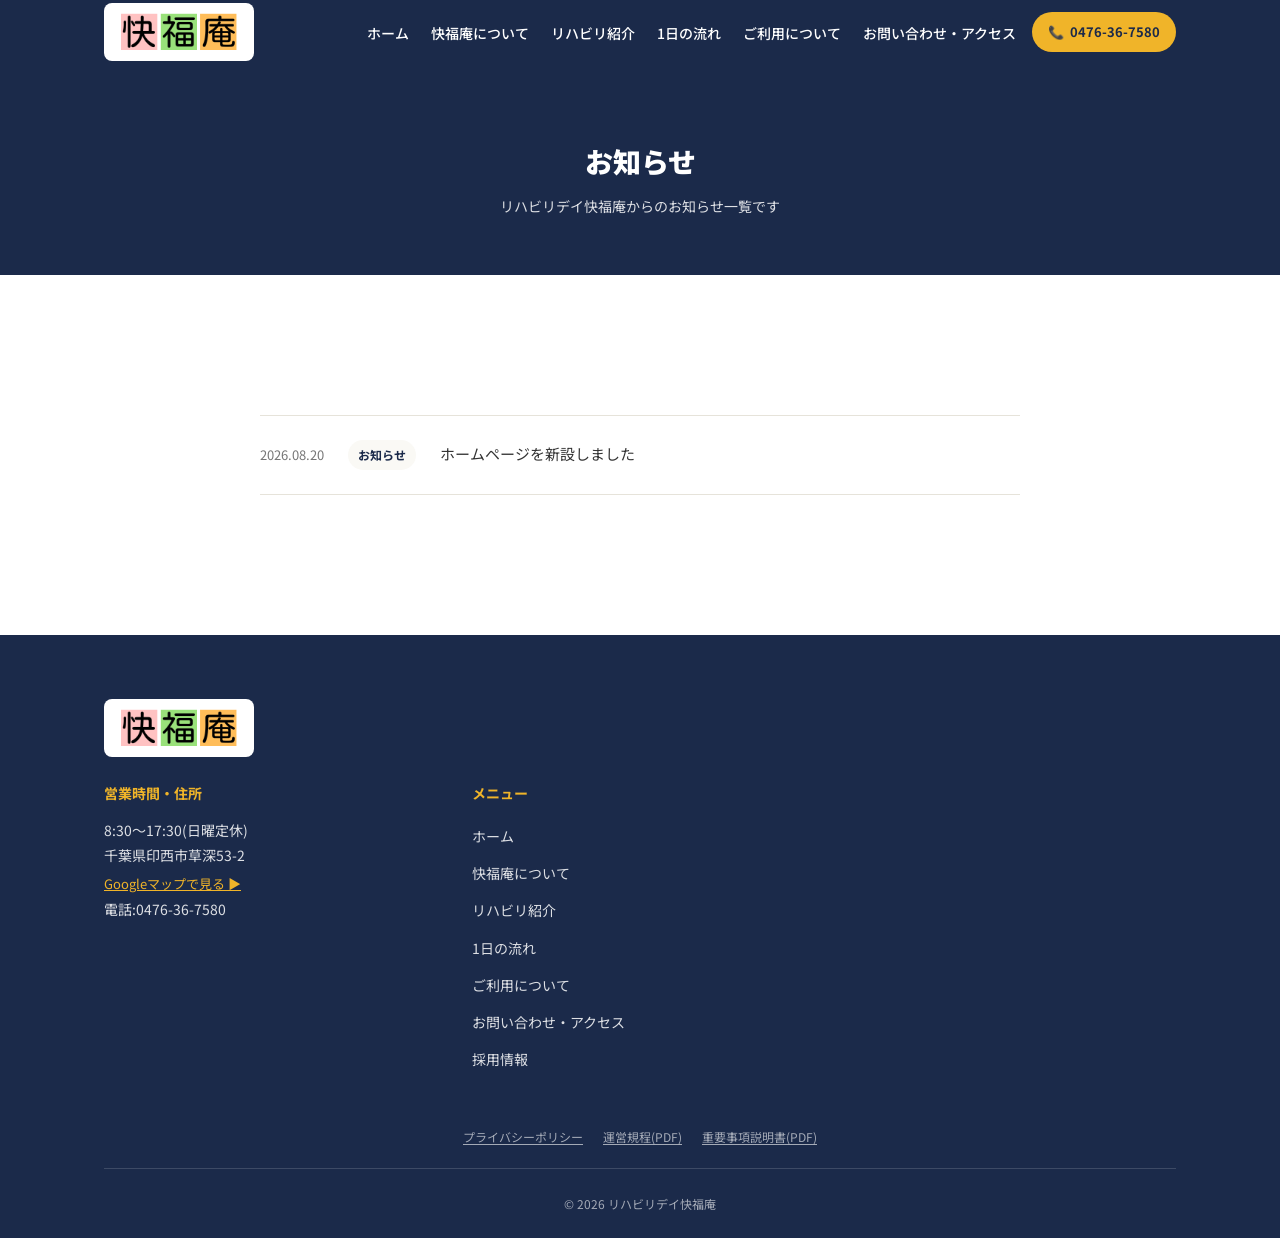
<file: news.html>
<!DOCTYPE html>
<html lang="ja">
<head>
  <meta charset="UTF-8">
  <meta name="viewport" content="width=device-width, initial-scale=1.0">
  <title>お知らせ一覧｜印西市のリハビリ特化型デイサービス｜快福庵</title>
  <meta name="description" content="「リハビリデイ快福庵　高花店」からのお知らせ一覧です。休業日のご案内や設備の導入、メディア掲載情報などをお知らせします。">

  <!-- 見出し・本文ともに Noto Sans JP のみを使用し、太さの違いでメリハリをつける -->
  <link rel="preconnect" href="https://fonts.googleapis.com">
  <link rel="preconnect" href="https://fonts.gstatic.com" crossorigin>
  <link href="https://fonts.googleapis.com/css2?family=Noto+Sans+JP:wght@400;500;700;900&display=swap" rel="stylesheet">

  <!-- CSSの読み込み順に意味がある。
       reset → common(全ページ共通) → news(このページ専用) の順 -->
  <link rel="stylesheet" href="css/reset.css">
  <link rel="stylesheet" href="css/common.css">
  <link rel="stylesheet" href="css/news.css">
</head>
<body>

  <!-- ==========================================================================
       ヘッダー(他ページと共通構成)
       ========================================================================== -->
  <header class="header js-header">
    <div class="container header__inner">

      <a href="index.html" class="header__logo site-logo">
        <img class="site-logo__image" src="images/common/logo.png" alt="リハビリデイ快福庵">
      </a>

      <div class="header__right">

        <!-- PC用ナビゲーション(スマホでは非表示。CSS側で切り替え) -->
        <nav class="header__nav">
          <ul class="header__nav-list">
            <li><a class="header__nav-link" href="index.html">ホーム</a></li>
            <li><a class="header__nav-link" href="about.html">快福庵について</a></li>
            <li><a class="header__nav-link" href="rehab.html">リハビリ紹介</a></li>
            <li><a class="header__nav-link" href="flow.html">1日の流れ</a></li>
            <li><a class="header__nav-link" href="guide.html">ご利用について</a></li>
            <li><a class="header__nav-link" href="contact.html">お問い合わせ・アクセス</a></li>
          </ul>
        </nav>

        <!-- 電話ボタン(PC・スマホ共通で常に表示) -->
        <a class="header__tel-button" href="tel:" data-site-tel-link>
          📞 <span data-site="tel"></span>
        </a>

        <!-- ハンバーガーメニュー(スマホのみ表示) -->
        <button class="header__menu-icon js-menu-button" aria-label="メニューを開く" aria-expanded="false">
          <span></span>
          <span></span>
          <span></span>
        </button>
      </div>
    </div>

    <!-- スマホ用ドロップダウンメニュー -->
    <nav class="header__mobile-nav js-mobile-nav">
      <ul class="header__mobile-nav-list">
        <li><a class="header__mobile-nav-link" href="index.html">ホーム</a></li>
        <li><a class="header__mobile-nav-link" href="about.html">快福庵について</a></li>
        <li><a class="header__mobile-nav-link" href="rehab.html">リハビリ紹介</a></li>
        <li><a class="header__mobile-nav-link" href="flow.html">1日の流れ</a></li>
        <li><a class="header__mobile-nav-link" href="guide.html">ご利用について</a></li>
        <li><a class="header__mobile-nav-link" href="contact.html">お問い合わせ・アクセス</a></li>
      </ul>
    </nav>
  </header>

  <main>

    <!-- ==========================================================================
         ページ上部の見出しエリア(写真のヒーローがないため、専用のシンプルな構成)
         ========================================================================== -->
    <section class="news-hero">
      <div class="container">
        <h1 class="news-hero__title">お知らせ</h1>
        <p class="news-hero__note">リハビリデイ快福庵からのお知らせ一覧です</p>
      </div>
    </section>

    <!-- ==========================================================================
         お知らせ一覧
         js-news-list : js/news.js が data/news.json を読み込んで中身を描画する対象
         (全件をここに表示する)
         ========================================================================== -->
    <section class="section">
      <div class="container">
        <div class="news-page-list__wrap">

          <ul class="news-list js-news-list">
            <!-- ここに js/news.js が data/news.json の内容を差し込みます(全件) -->
          </ul>

        </div>
      </div>
    </section>

  </main>

  <!-- ==========================================================================
       フッター(他ページと共通構成)
       ========================================================================== -->
  <footer class="footer">
    <div class="container">

      <div class="footer__logo site-logo">
        <img class="site-logo__image" src="images/common/logo.png" alt="リハビリデイ快福庵">
      </div>

      <div class="footer__grid">

        <div>
          <p class="footer__heading">営業時間・住所</p>
          <p class="footer__text" data-site="businessHours"></p>
          <p class="footer__text" data-site="address"></p>
          <a class="footer__text footer__map-link" data-site-href="googleMapUrl" target="_blank" rel="noopener">
            Googleマップで見る ▶
          </a>
          <p class="footer__text">
            電話:<span data-site="tel"></span>
          </p>
        </div>

        <div>
          <p class="footer__heading">メニュー</p>
          <a class="footer__nav-link" href="index.html">ホーム</a>
          <a class="footer__nav-link" href="about.html">快福庵について</a>
          <a class="footer__nav-link" href="rehab.html">リハビリ紹介</a>
          <a class="footer__nav-link" href="flow.html">1日の流れ</a>
          <a class="footer__nav-link" href="guide.html">ご利用について</a>
          <a class="footer__nav-link" href="contact.html">お問い合わせ・アクセス</a>
          <a class="footer__nav-link" href="https://example.com/recruit/" target="_blank" rel="noopener">採用情報</a>
        </div>

      </div>

      <!-- プライバシーポリシー・各種書類(PDF)へのリンク -->
      <div class="footer__legal-links">
        <a href="privacy.html" target="_blank" rel="noopener">プライバシーポリシー</a>
        <a href="documents/unei-kitei.pdf" target="_blank" rel="noopener">運営規程(PDF)</a>
        <a href="documents/juuyoujikou.pdf" target="_blank" rel="noopener">重要事項説明書(PDF)</a>
      </div>

      <p class="footer__copyright">&copy; 2026 リハビリデイ快福庵</p>

    </div>
  </footer>

  <!-- common.js(ヘッダー・フッターの共通処理)と news.js(お知らせ一覧の描画)を読み込む -->
  <script src="js/common.js"></script>
  <script src="js/news.js"></script>

</body>
</html>
</file>
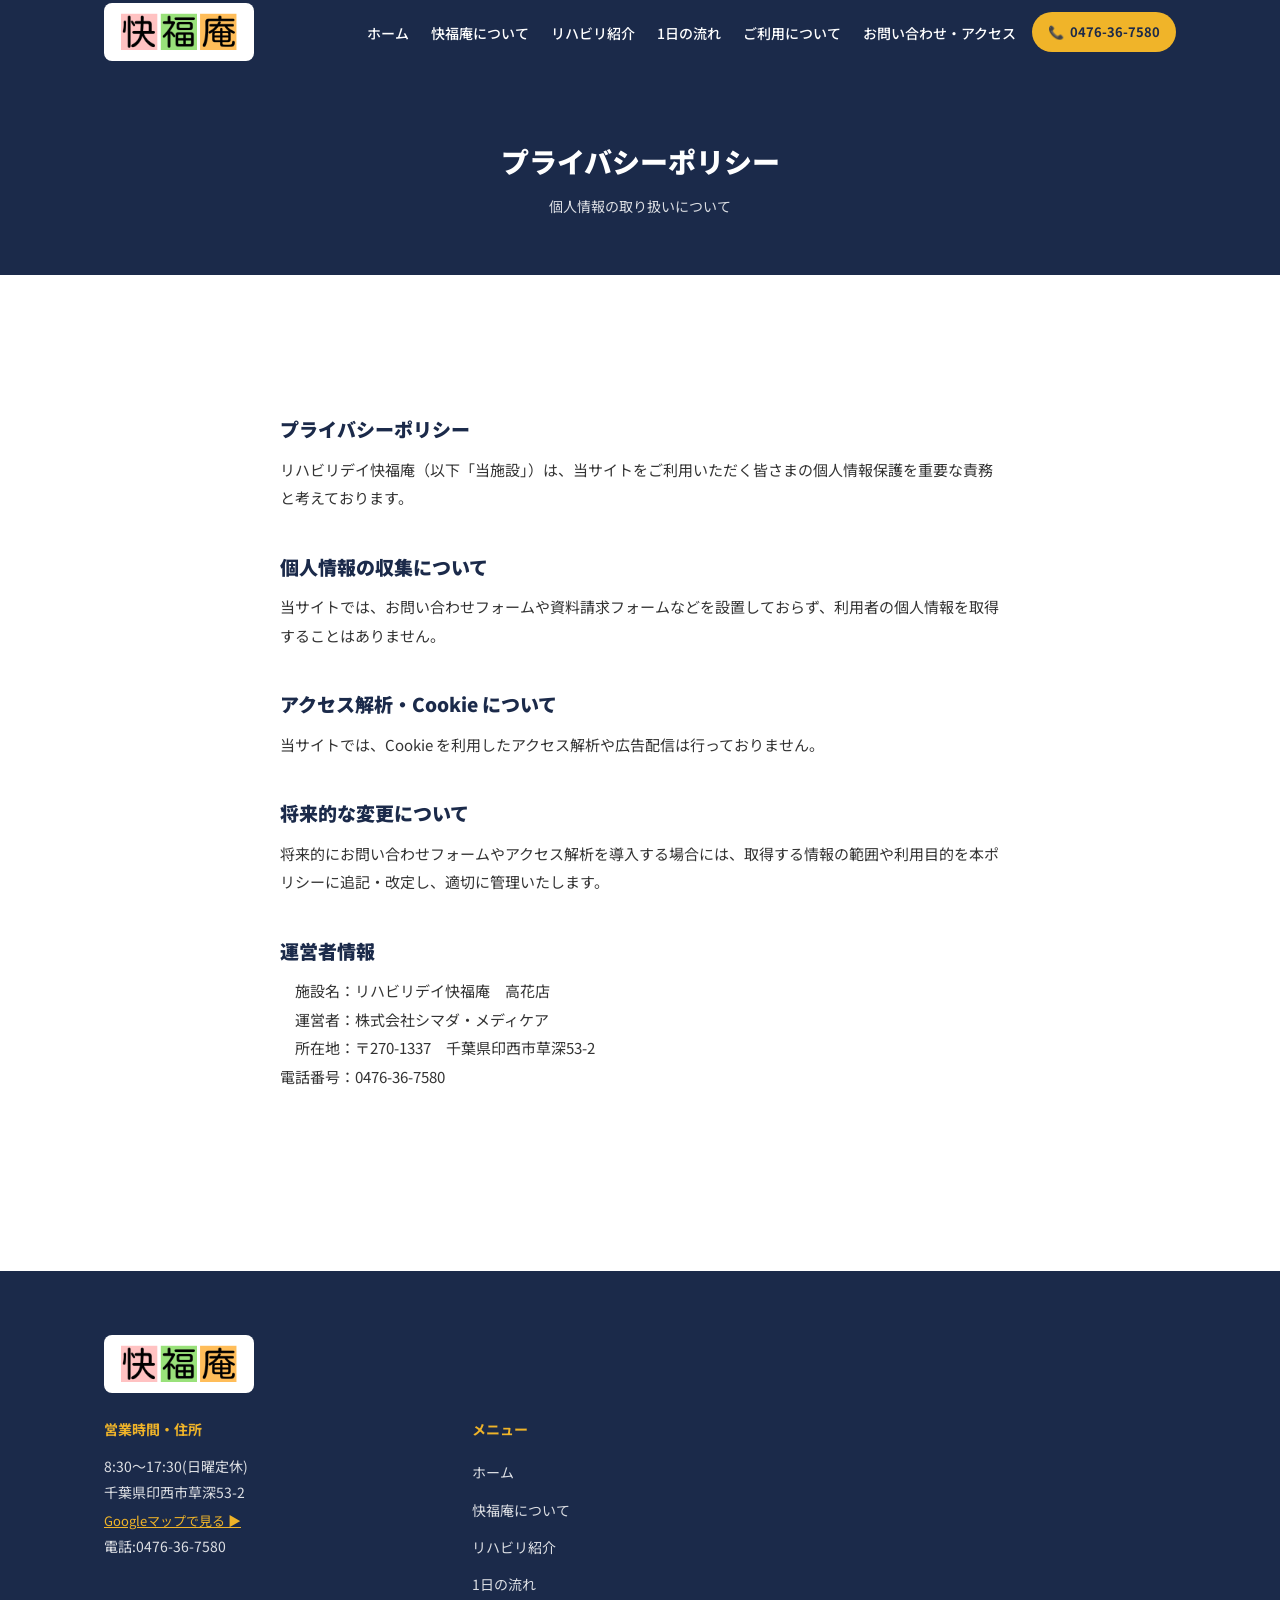
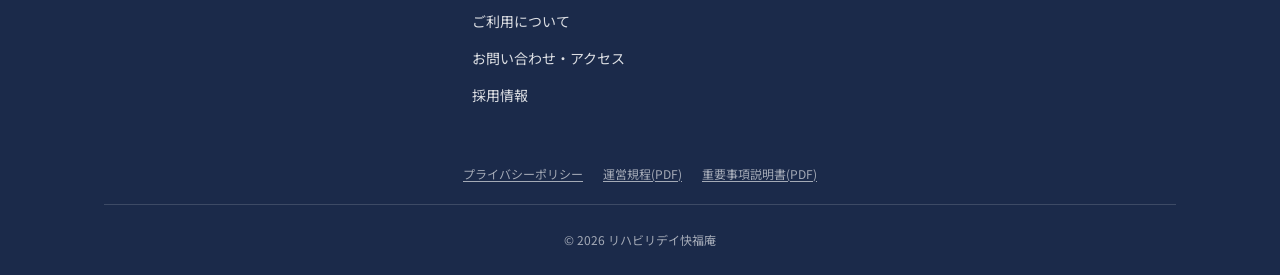
<file: privacy.html>
<!DOCTYPE html>
<html lang="ja">
<head>
  <meta charset="UTF-8">
  <meta name="viewport" content="width=device-width, initial-scale=1.0">
  <title>プライバシーポリシー｜快福庵｜印西市</title>
  <meta name="description" content="「リハビリデイ快福庵　高花店」のプライバシーポリシーをご案内します。ご利用者様の個人情報を適切に取り扱い、安心してサービスをご利用いただけるよう努めています。">

  <!-- 見出し・本文ともに Noto Sans JP のみを使用し、太さの違いでメリハリをつける -->
  <link rel="preconnect" href="https://fonts.googleapis.com">
  <link rel="preconnect" href="https://fonts.gstatic.com" crossorigin>
  <link href="https://fonts.googleapis.com/css2?family=Noto+Sans+JP:wght@400;500;700;900&display=swap" rel="stylesheet">

  <!-- CSSの読み込み順に意味がある。
       reset → common(全ページ共通) → privacy(このページ専用) の順 -->
  <link rel="stylesheet" href="css/reset.css">
  <link rel="stylesheet" href="css/common.css">
  <link rel="stylesheet" href="css/privacy.css">
</head>
<body>

  <!-- ==========================================================================
       ヘッダー(他ページと共通構成)
       ========================================================================== -->
  <header class="header js-header">
    <div class="container header__inner">

      <a href="index.html" class="header__logo site-logo">
        <img class="site-logo__image" src="images/common/logo.png" alt="リハビリデイ快福庵">
      </a>

      <div class="header__right">

        <!-- PC用ナビゲーション(スマホでは非表示。CSS側で切り替え) -->
        <nav class="header__nav">
          <ul class="header__nav-list">
            <li><a class="header__nav-link" href="index.html">ホーム</a></li>
            <li><a class="header__nav-link" href="about.html">快福庵について</a></li>
            <li><a class="header__nav-link" href="rehab.html">リハビリ紹介</a></li>
            <li><a class="header__nav-link" href="flow.html">1日の流れ</a></li>
            <li><a class="header__nav-link" href="guide.html">ご利用について</a></li>
            <li><a class="header__nav-link" href="contact.html">お問い合わせ・アクセス</a></li>
          </ul>
        </nav>

        <!-- 電話ボタン(PC・スマホ共通で常に表示) -->
        <a class="header__tel-button" href="tel:" data-site-tel-link>
          📞 <span data-site="tel"></span>
        </a>

        <!-- ハンバーガーメニュー(スマホのみ表示) -->
        <button class="header__menu-icon js-menu-button" aria-label="メニューを開く" aria-expanded="false">
          <span></span>
          <span></span>
          <span></span>
        </button>
      </div>
    </div>

    <!-- スマホ用ドロップダウンメニュー -->
    <nav class="header__mobile-nav js-mobile-nav">
      <ul class="header__mobile-nav-list">
        <li><a class="header__mobile-nav-link" href="index.html">ホーム</a></li>
        <li><a class="header__mobile-nav-link" href="about.html">快福庵について</a></li>
        <li><a class="header__mobile-nav-link" href="rehab.html">リハビリ紹介</a></li>
        <li><a class="header__mobile-nav-link" href="flow.html">1日の流れ</a></li>
        <li><a class="header__mobile-nav-link" href="guide.html">ご利用について</a></li>
        <li><a class="header__mobile-nav-link" href="contact.html">お問い合わせ・アクセス</a></li>
      </ul>
    </nav>
  </header>

  <main>

    <!-- ==========================================================================
         ページ上部の見出しエリア(写真のヒーローがないため、専用のシンプルな構成)
         ========================================================================== -->
    <section class="privacy-hero">
      <div class="container">
        <h1 class="privacy-hero__title">プライバシーポリシー</h1>
        <p class="privacy-hero__note">個人情報の取り扱いについて</p>
      </div>
    </section>

    <!-- ==========================================================================
         本文
         以下は見出しの構成だけを用意した状態です。
         「ここに文章を入力してください」の部分を、実際の文章に書き換えてご利用ください。
         ========================================================================== -->
    <section class="section">
      <div class="container">
        <div class="privacy-content__wrap">

          <h2>プライバシーポリシー</h2>
          <p class="privacy-content__placeholder">リハビリデイ快福庵（以下「当施設」）は、当サイトをご利用いただく皆さまの個人情報保護を重要な責務と考えております。</p>

          <h2>個人情報の収集について</h2>
          <p class="privacy-content__placeholder">当サイトでは、お問い合わせフォームや資料請求フォームなどを設置しておらず、利用者の個人情報を取得することはありません。</p>

          <h2>アクセス解析・Cookie について</h2>
          <p class="privacy-content__placeholder">当サイトでは、Cookie を利用したアクセス解析や広告配信は行っておりません。</p>

          <h2>将来的な変更について</h2>
          <p class="privacy-content__placeholder">将来的にお問い合わせフォームやアクセス解析を導入する場合には、取得する情報の範囲や利用目的を本ポリシーに追記・改定し、適切に管理いたします。</p>

          <h2>運営者情報</h2>
          <p class="privacy-content__placeholder">　施設名：リハビリデイ快福庵　高花店<br>　運営者：株式会社シマダ・メディケア<br>　所在地：〒270-1337　千葉県印西市草深53-2<br>電話番号：0476-36-7580</p>

          <h2></h2>
          <p class="privacy-content__placeholder"></p>

        </div>
      </div>
    </section>

  </main>

  <!-- ==========================================================================
       フッター(他ページと共通構成)
       ========================================================================== -->
  <footer class="footer">
    <div class="container">

      <div class="footer__logo site-logo">
        <img class="site-logo__image" src="images/common/logo.png" alt="リハビリデイ快福庵">
      </div>

      <div class="footer__grid">

        <div>
          <p class="footer__heading">営業時間・住所</p>
          <p class="footer__text" data-site="businessHours"></p>
          <p class="footer__text" data-site="address"></p>
          <a class="footer__text footer__map-link" data-site-href="googleMapUrl" target="_blank" rel="noopener">
            Googleマップで見る ▶
          </a>
          <p class="footer__text">
            電話:<span data-site="tel"></span>
          </p>
        </div>

        <div>
          <p class="footer__heading">メニュー</p>
          <a class="footer__nav-link" href="index.html">ホーム</a>
          <a class="footer__nav-link" href="about.html">快福庵について</a>
          <a class="footer__nav-link" href="rehab.html">リハビリ紹介</a>
          <a class="footer__nav-link" href="flow.html">1日の流れ</a>
          <a class="footer__nav-link" href="guide.html">ご利用について</a>
          <a class="footer__nav-link" href="contact.html">お問い合わせ・アクセス</a>
          <a class="footer__nav-link" href="https://example.com/recruit/" target="_blank" rel="noopener">採用情報</a>
        </div>

      </div>

      <!-- プライバシーポリシー・各種書類(PDF)へのリンク -->
      <div class="footer__legal-links">
        <a href="privacy.html" target="_blank" rel="noopener">プライバシーポリシー</a>
        <a href="documents/unei-kitei.pdf" target="_blank" rel="noopener">運営規程(PDF)</a>
        <a href="documents/juuyoujikou.pdf" target="_blank" rel="noopener">重要事項説明書(PDF)</a>
      </div>

      <p class="footer__copyright">&copy; 2026 リハビリデイ快福庵</p>

    </div>
  </footer>

  <!-- common.js(全ページ共通)のみ読み込む。このページは文章が中心のため、専用JSは無い -->
  <script src="js/common.js"></script>

</body>
</html>
</file>
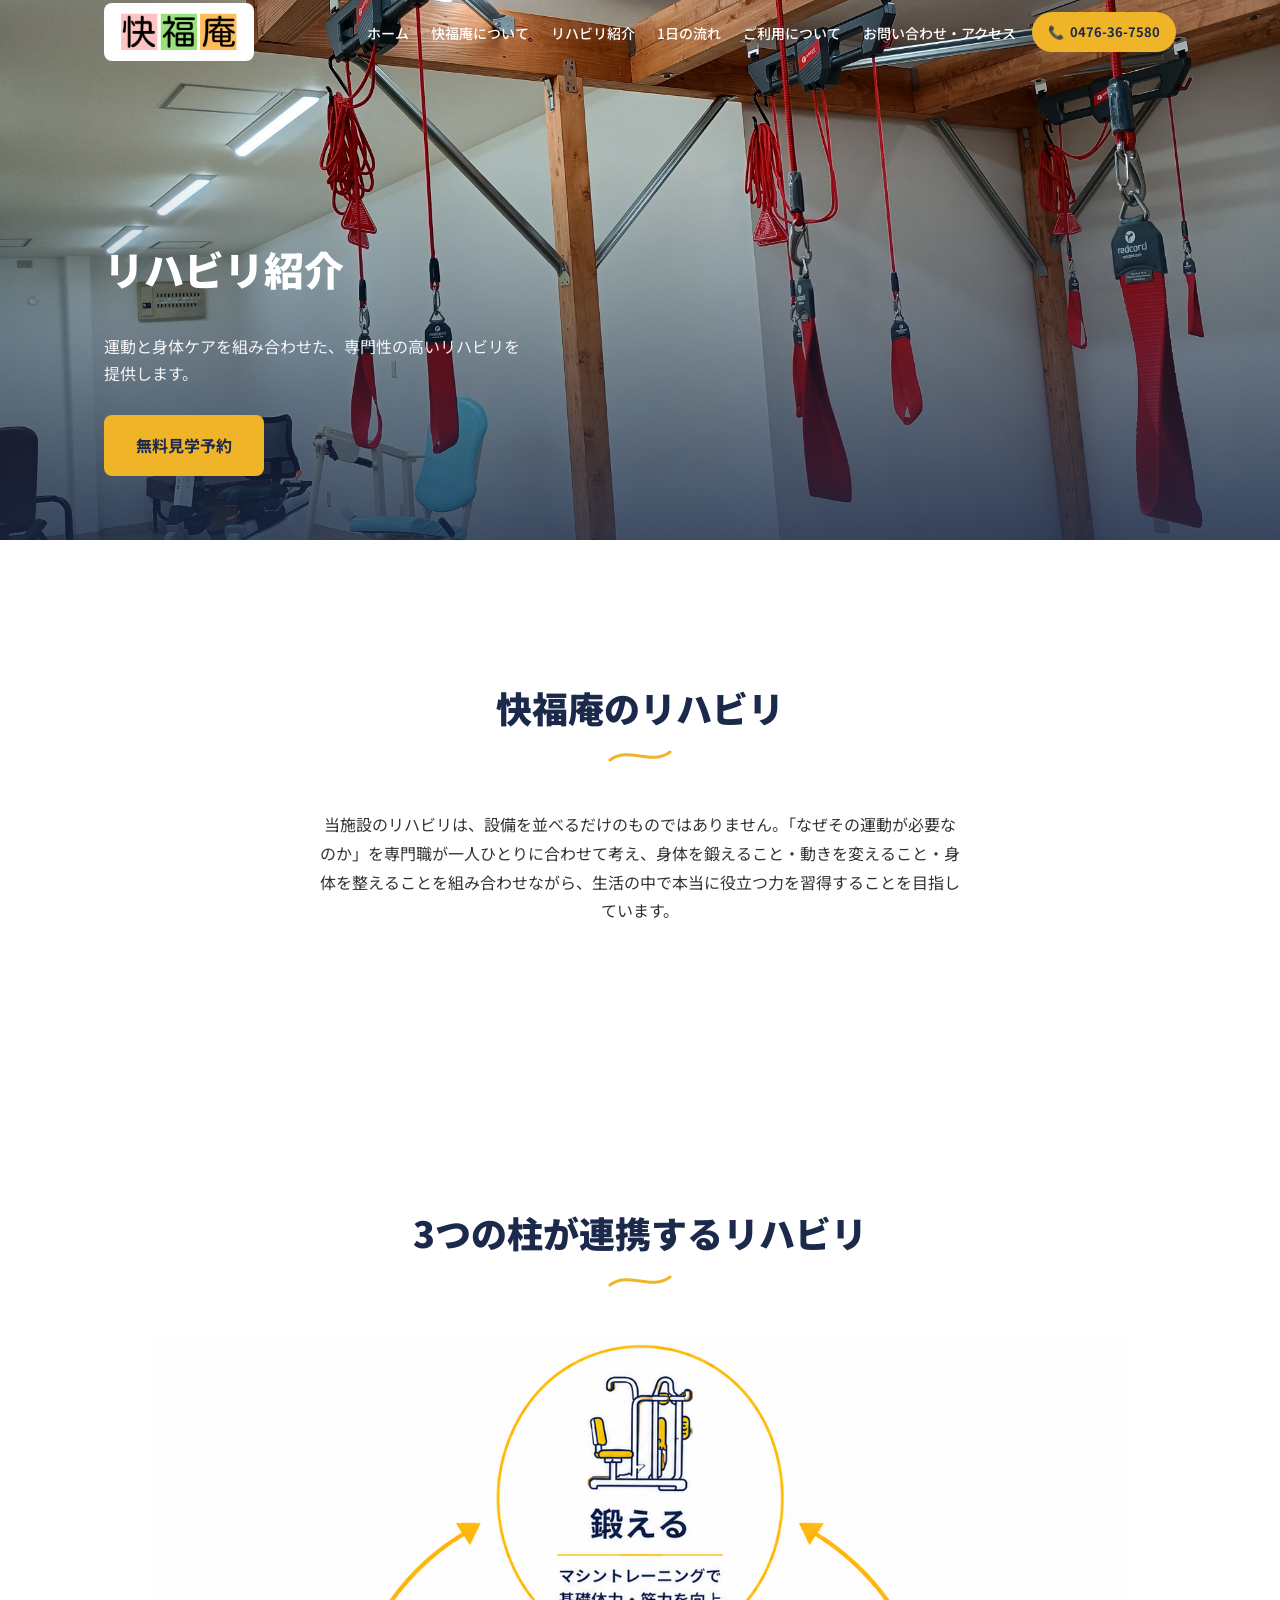
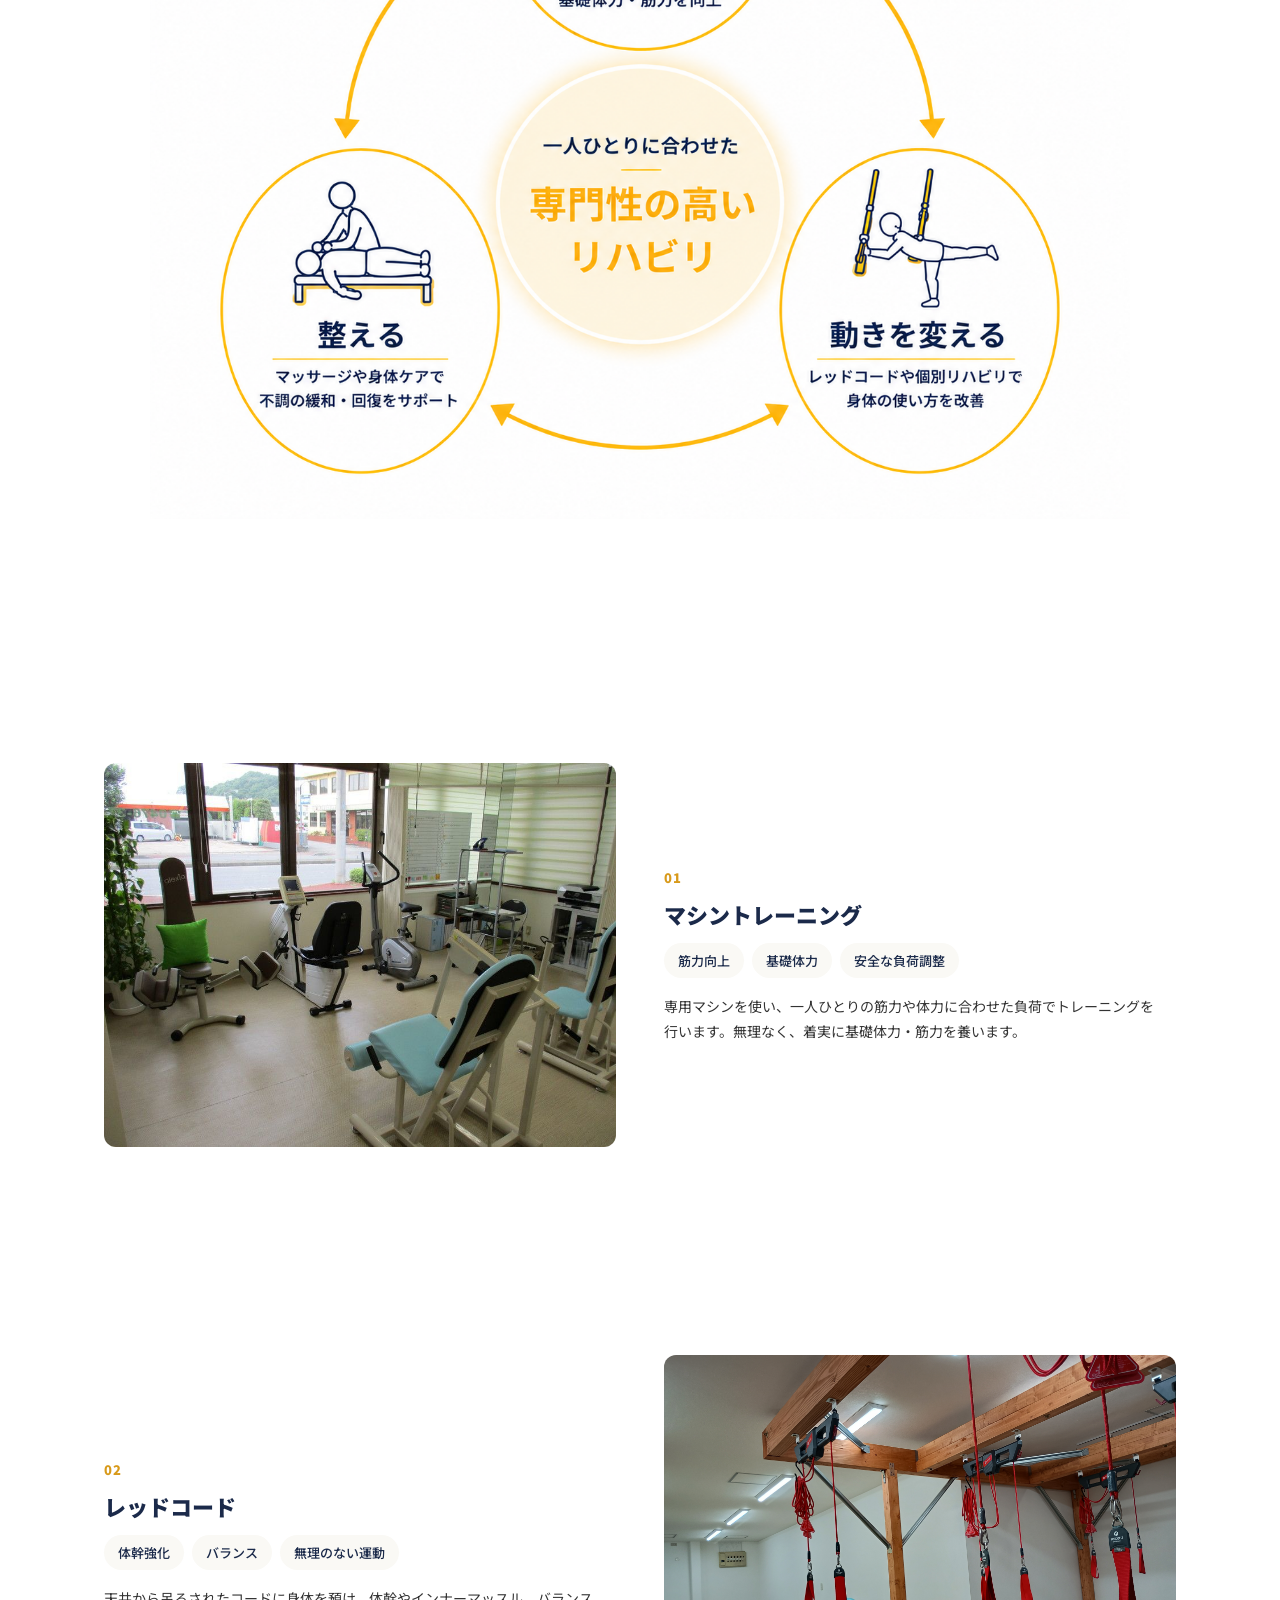
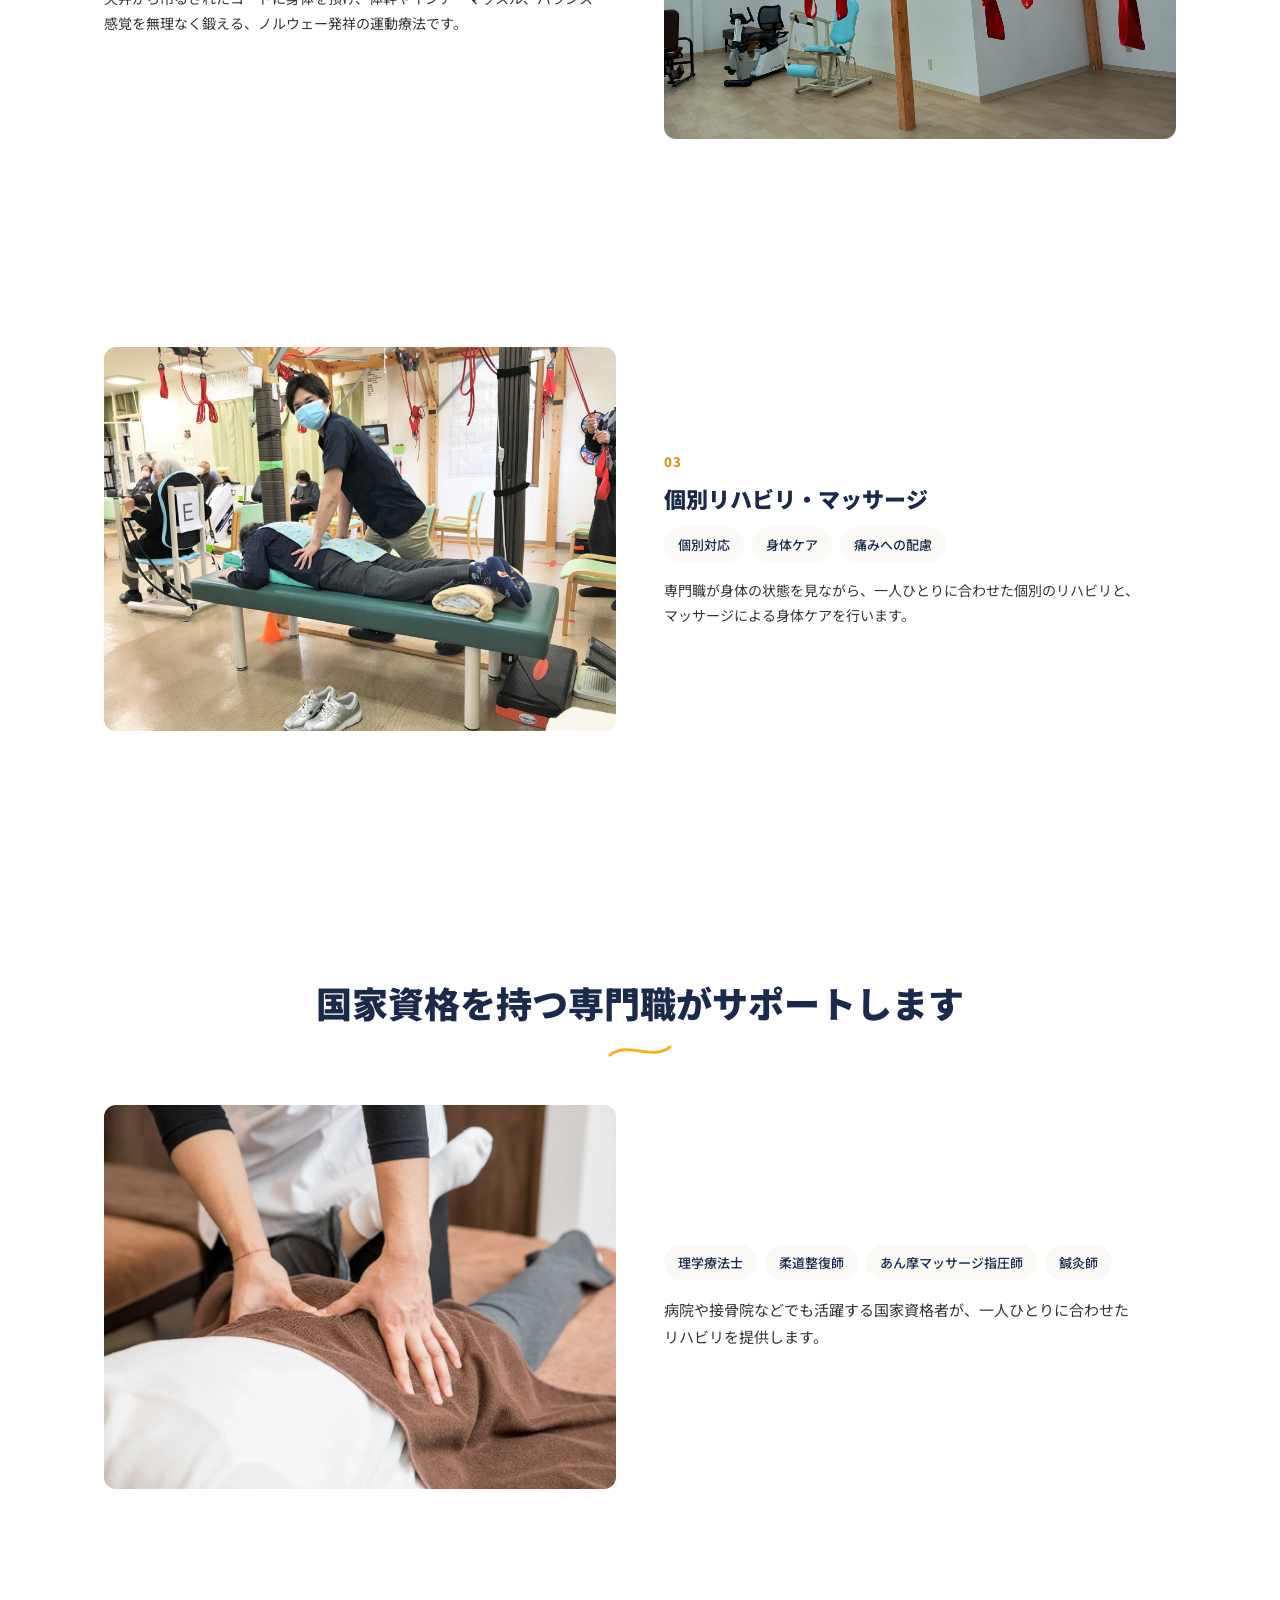
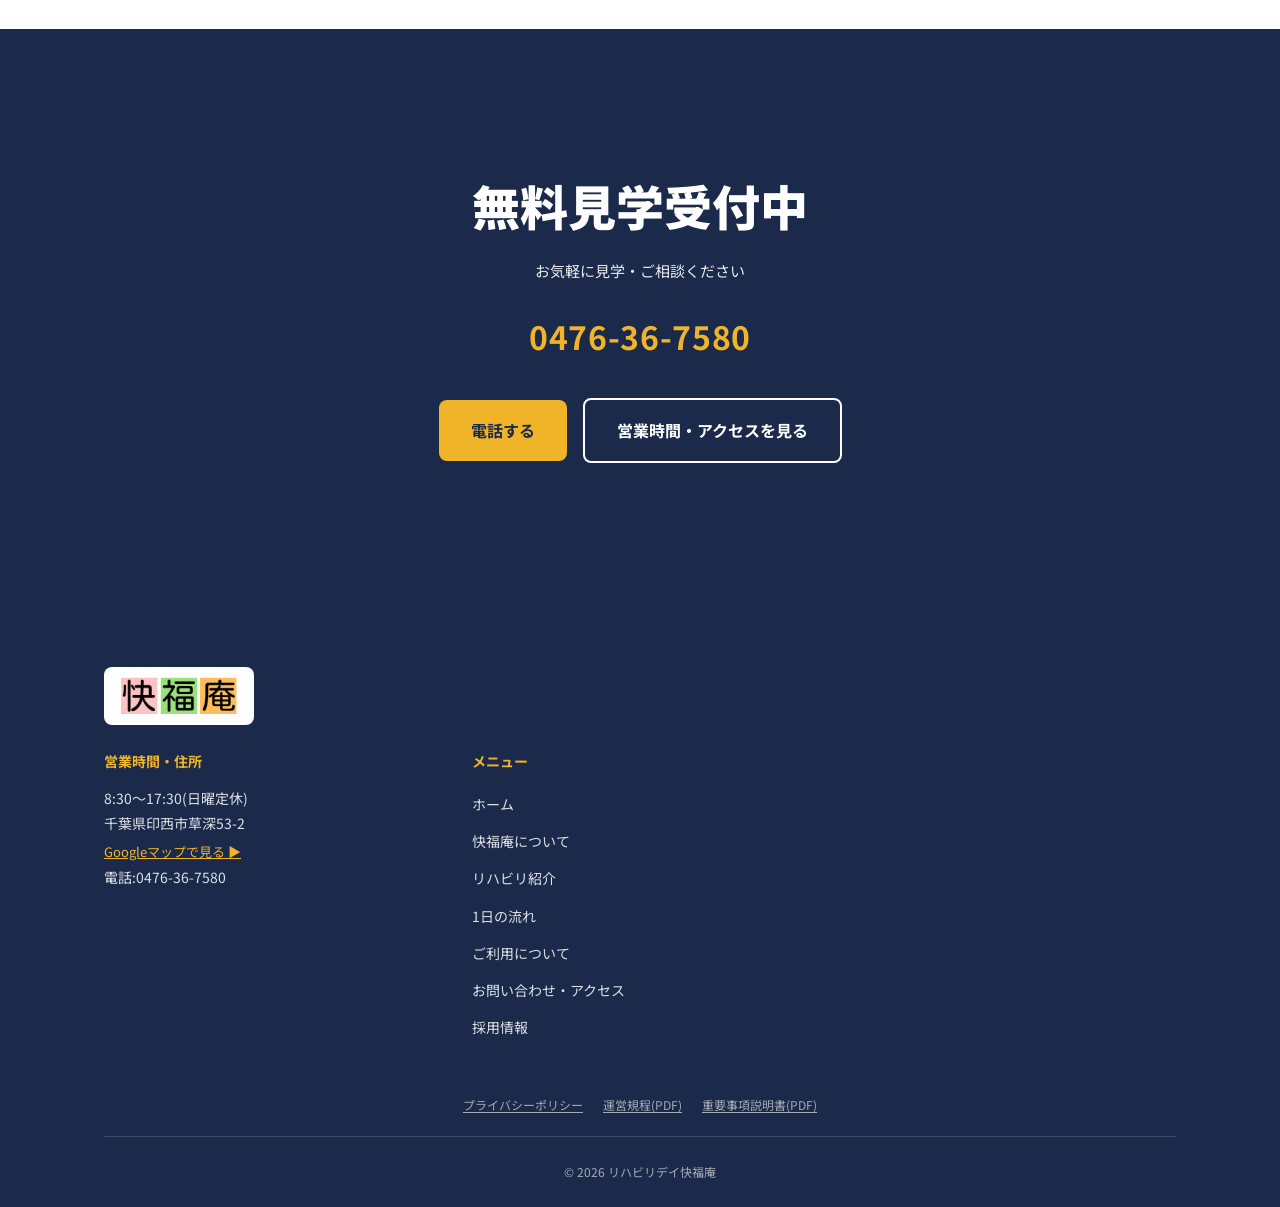
<file: rehab.html>
<!DOCTYPE html>
<html lang="ja">
<head>
  <meta charset="UTF-8">
  <meta name="viewport" content="width=device-width, initial-scale=1.0">
  <title>リハビリ紹介｜印西市のリハビリ特化型デイサービス｜快福庵</title>
  <meta name="description" content="印西市のリハビリ特化型デイサービス「リハビリデイ快福庵　高花店」のリハビリをご紹介します。マシントレーニング、レッドコード、個別リハビリ・マッサージを組み合わせ、一人ひとりの身体の状態に合わせてサポートします。">

  <!-- 見出し・本文ともに Noto Sans JP のみを使用し、太さの違いでメリハリをつける -->
  <link rel="preconnect" href="https://fonts.googleapis.com">
  <link rel="preconnect" href="https://fonts.gstatic.com" crossorigin>
  <link href="https://fonts.googleapis.com/css2?family=Noto+Sans+JP:wght@400;500;700;900&display=swap" rel="stylesheet">

  <!-- CSSの読み込み順に意味がある。
       reset → common(全ページ共通) → rehab(このページ専用) の順 -->
  <link rel="stylesheet" href="css/reset.css">
  <link rel="stylesheet" href="css/common.css">
  <link rel="stylesheet" href="css/rehab.css">
</head>
<body>

  <!-- ==========================================================================
       ヘッダー(index.htmlと共通構成。今後ページが増えても同じものをコピーして使う)
       ========================================================================== -->
  <header class="header js-header">
    <div class="container header__inner">

      <a href="index.html" class="header__logo site-logo">
        <img class="site-logo__image" src="images/common/logo.png" alt="リハビリデイ快福庵">
      </a>

      <div class="header__right">

        <!-- PC用ナビゲーション(スマホでは非表示。CSS側で切り替え) -->
        <nav class="header__nav">
          <ul class="header__nav-list">
            <li><a class="header__nav-link" href="index.html">ホーム</a></li>
            <li><a class="header__nav-link" href="about.html">快福庵について</a></li>
            <li><a class="header__nav-link" href="rehab.html">リハビリ紹介</a></li>
            <li><a class="header__nav-link" href="flow.html">1日の流れ</a></li>
            <li><a class="header__nav-link" href="guide.html">ご利用について</a></li>
            <li><a class="header__nav-link" href="contact.html">お問い合わせ・アクセス</a></li>
          </ul>
        </nav>

        <!-- 電話ボタン(PC・スマホ共通で常に表示) -->
        <a class="header__tel-button" href="tel:" data-site-tel-link>
          📞 <span data-site="tel"></span>
        </a>

        <!-- ハンバーガーメニュー(スマホのみ表示) -->
        <button class="header__menu-icon js-menu-button" aria-label="メニューを開く" aria-expanded="false">
          <span></span>
          <span></span>
          <span></span>
        </button>
      </div>
    </div>

    <!-- スマホ用ドロップダウンメニュー -->
    <nav class="header__mobile-nav js-mobile-nav">
      <ul class="header__mobile-nav-list">
        <li><a class="header__mobile-nav-link" href="index.html">ホーム</a></li>
        <li><a class="header__mobile-nav-link" href="about.html">快福庵について</a></li>
        <li><a class="header__mobile-nav-link" href="rehab.html">リハビリ紹介</a></li>
        <li><a class="header__mobile-nav-link" href="flow.html">1日の流れ</a></li>
        <li><a class="header__mobile-nav-link" href="guide.html">ご利用について</a></li>
        <li><a class="header__mobile-nav-link" href="contact.html">お問い合わせ・アクセス</a></li>
      </ul>
    </nav>
  </header>

  <main>

    <!-- ==========================================================================
         ①ファーストビュー
         トップページと違い、写真は1枚だけなのでスライダーは使わない。
         「hero」の土台だけcommon.cssを共有し、高さは60vhの通常サイズを使う。
         ========================================================================== -->
    <section class="hero">
      <div class="hero__slide is-active js-rehab-hero-image"></div>

      <div class="container hero__content">
        <!-- このページの内容を表すh1。SEO上、1ページに1つだけ設置する -->
        <h1 class="hero__copy" data-rehab="hero.title"></h1>
        <p class="hero__lead" data-rehab="hero.copy"></p>
        <a class="button button--main" href="contact.html" data-site="ctaButtonPrimary"></a>
      </div>
    </section>

    <!-- ==========================================================================
         ②私たちのリハビリ(考え方セクション)
         ========================================================================== -->
    <section class="section philosophy">
      <div class="container">
        <div class="section-heading">
          <h2 class="section-heading__title" data-rehab="philosophy.heading"></h2>
          <span class="section-heading__line"></span>
        </div>
        <p class="philosophy__text" data-rehab="philosophy.text"></p>
      </div>
    </section>

    <!-- ==========================================================================
         ③3本柱インフォグラフィック(このページのメインビジュアル)
         デザインイメージそのものを画像として使用する。
         (HTML/CSSで図形を再現するのではなく、1枚の画像として配置している)
         ========================================================================== -->
    <section class="section pillars-cycle-section">
      <div class="container">
        <div class="section-heading">
          <h2 class="section-heading__title">3つの柱が連携するリハビリ</h2>
          <span class="section-heading__line"></span>
        </div>

        <!-- 画像の縦横比(1402:1122)を維持したまま、
             PCでは大きく、スマホでは画面幅に合わせて縮小して表示する -->
        <img class="pillars-diagram-image"
             src="images/rehab/pillars-triangle.png"
             alt="鍛える・動きを変える・整えるの3つの柱が連携し、一人ひとりに合わせた専門性の高いリハビリを実現することを示す図">
      </div>
    </section>

    <!-- ==========================================================================
         ③マシントレーニング紹介
         js-technique-image / js-technique-items : rehab.js が
         data/rehab.json の techniques[0] から、写真とタグ一覧を描画する対象。
         タイトル・説明文は data-rehab="techniques.0.title" 等で反映される。
         ========================================================================== -->
    <section class="section technique-section">
      <div class="container">
        <div class="technique-block">
          <div class="technique-block__image js-technique-image" data-technique-index="0"></div>
          <div class="technique-block__body">
            <p class="technique-block__label">01</p>
            <h2 class="technique-block__title" data-rehab="techniques.0.title"></h2>
            <ul class="technique-block__items tag-list js-technique-items" data-technique-index="0">
              <!-- ここに rehab.js が techniques[0].items を差し込みます -->
            </ul>
            <p class="technique-block__text" data-rehab="techniques.0.text"></p>
          </div>
        </div>
      </div>
    </section>

    <!-- ==========================================================================
         ④レッドコード紹介
         techniques[1] を使用。写真を右側に表示するため technique-block--reverse を付与。
         ========================================================================== -->
    <section class="section technique-section">
      <div class="container">
        <div class="technique-block technique-block--reverse">
          <div class="technique-block__image js-technique-image" data-technique-index="1"></div>
          <div class="technique-block__body">
            <p class="technique-block__label">02</p>
            <h2 class="technique-block__title" data-rehab="techniques.1.title"></h2>
            <ul class="technique-block__items tag-list js-technique-items" data-technique-index="1">
              <!-- ここに rehab.js が techniques[1].items を差し込みます -->
            </ul>
            <p class="technique-block__text" data-rehab="techniques.1.text"></p>
          </div>
        </div>
      </div>
    </section>

    <!-- ==========================================================================
         ⑤個別リハビリ・マッサージ紹介
         techniques[2] を使用。
         ========================================================================== -->
    <section class="section technique-section">
      <div class="container">
        <div class="technique-block">
          <div class="technique-block__image js-technique-image" data-technique-index="2"></div>
          <div class="technique-block__body">
            <p class="technique-block__label">03</p>
            <h2 class="technique-block__title" data-rehab="techniques.2.title"></h2>
            <ul class="technique-block__items tag-list js-technique-items" data-technique-index="2">
              <!-- ここに rehab.js が techniques[2].items を差し込みます -->
            </ul>
            <p class="technique-block__text" data-rehab="techniques.2.text"></p>
          </div>
        </div>
      </div>
    </section>

    <!-- ==========================================================================
         ⑥国家資格を持つ専門職
         js-professionals-content : rehab.js が data/rehab.json の
         professionals(写真・資格名・説明文)を描画する対象。
         役割の違いを強調せず、ひとつの安心材料として1グループで見せる。
         ========================================================================== -->
    <section class="section professionals">
      <div class="container">
        <div class="section-heading">
          <h2 class="section-heading__title" data-rehab="professionals.heading"></h2>
          <span class="section-heading__line"></span>
        </div>

        <div class="professionals__content js-professionals-content">
          <!-- ここに rehab.js が professionals の内容(写真・資格タグ・説明文)を差し込みます -->
        </div>
      </div>
    </section>

    <!-- ==========================================================================
         ⑦CTA(トップページと共通デザイン。common.cssのスタイルをそのまま使う)
         ========================================================================== -->
    <section class="section cta">
      <div class="container">
        <h2 class="cta__title" data-site="ctaSectionTitle"></h2>
        <p class="cta__message" data-site="ctaMessage"></p>
        <span class="cta__tel-number" data-site="tel"></span>

        <div class="cta__buttons">
          <a class="button button--main" href="tel:" data-site-tel-link>電話する</a>
          <a class="button button--outline" href="contact.html">営業時間・アクセスを見る</a>
        </div>
      </div>
    </section>

  </main>

  <!-- ==========================================================================
       フッター(index.htmlと共通構成)
       ========================================================================== -->
  <footer class="footer">
    <div class="container">

      <div class="footer__logo site-logo">
        <img class="site-logo__image" src="images/common/logo.png" alt="リハビリデイ快福庵">
      </div>

      <div class="footer__grid">

        <div>
          <p class="footer__heading">営業時間・住所</p>
          <p class="footer__text" data-site="businessHours"></p>
          <p class="footer__text" data-site="address"></p>
          <a class="footer__text footer__map-link" data-site-href="googleMapUrl" target="_blank" rel="noopener">
            Googleマップで見る ▶
          </a>
          <p class="footer__text">
            電話:<span data-site="tel"></span>
          </p>
        </div>

        <div>
          <p class="footer__heading">メニュー</p>
          <a class="footer__nav-link" href="index.html">ホーム</a>
          <a class="footer__nav-link" href="about.html">快福庵について</a>
          <a class="footer__nav-link" href="rehab.html">リハビリ紹介</a>
          <a class="footer__nav-link" href="flow.html">1日の流れ</a>
          <a class="footer__nav-link" href="guide.html">ご利用について</a>
          <a class="footer__nav-link" href="contact.html">お問い合わせ・アクセス</a>
          <a class="footer__nav-link" href="https://example.com/recruit/" target="_blank" rel="noopener">採用情報</a>
        </div>

      </div>

      <!-- プライバシーポリシー・各種書類(PDF)へのリンク。
           ホームページ公開時に、実際のページ・PDFファイルへのリンクへ差し替える想定。 -->
      <div class="footer__legal-links">
        <a href="privacy.html" target="_blank" rel="noopener">プライバシーポリシー</a>
        <a href="documents/unei-kitei.pdf" target="_blank" rel="noopener">運営規程(PDF)</a>
        <a href="documents/juuyoujikou.pdf" target="_blank" rel="noopener">重要事項説明書(PDF)</a>
      </div>

      <p class="footer__copyright">&copy; 2026 リハビリデイ快福庵</p>

    </div>
  </footer>

  <!-- common.js(全ページ共通) → rehab.js(このページ専用)の順で読み込む -->
  <script src="js/common.js"></script>
  <script src="js/rehab.js"></script>

</body>
</html>
</file>
<file: css/common.css>
/* ==========================================================================
   common.css

   【このファイルの役割】
   ・サイト全体で使う「色」「フォント」「余白サイズ」などをCSS変数として一元管理する
   ・ヘッダー・フッターなど、全ページ共通で使うパーツのスタイルをまとめる
   ・ボタン・カードなど、複数ページで使い回す共通パーツのスタイルをまとめる

   ※ トップページだけで使う個別のデザイン(スライダーなど)はindex.cssに書く。

   【CSS変数を使う理由】
   例えば「メインカラーの黄色を少し変えたい」と思ったとき、
   このファイルの1箇所(--color-main)を直すだけで、サイト全体の黄色が
   一括で変わるようにするため。色をコードのあちこちに直接書かない。
   ========================================================================== */

/* --------------------------------------------------------------------------
   1. CSS変数(デザイントークン)
   -------------------------------------------------------------------------- */
:root {
  /* ---- 色 ---- */
  --color-bg: #ffffff;          /* 背景色(白) */
  --color-bg-card: #faf9f5;     /* カードなどの背景色(白とわずかに差をつける) */
  --color-main: #f0b429;        /* メインカラー(黄色) */
  --color-main-dark: #d89a1b;   /* メインカラーの濃い版(ボタンのhover用) */
  --color-navy: #1b2a4a;        /* サブカラー(ネイビー) */
  --color-navy-light: #24365c;  /* ネイビーの明るい版(hover用) */
  --color-text: #333333;        /* 本文の文字色(ダークグレー) */
  --color-text-sub: #767676;    /* 補助的な文字色(日付・キャプションなど) */
  --color-border: #e6e3da;      /* 薄い罫線・区切り線の色 */

  /* ---- フォント ----
     見出しも本文もNoto Sans JPのみを使用し、
     太さ(font-weight)の違いだけでメリハリをつける。 */
  --font-family-base: "Noto Sans JP", sans-serif;
  --fw-regular: 400;
  --fw-medium: 500;
  --fw-bold: 700;
  --fw-black: 900;

  /* ---- 角丸(少しだけ角丸というデザインルールに合わせて小さめに統一) ---- */
  --radius-s: 8px;
  --radius-m: 12px;

  /* ---- レイアウト ---- */
  --container-width: 1120px;    /* コンテンツの最大幅(PC) */
  --container-padding: 24px;    /* 画面端とコンテンツの間の余白(スマホ) */

  /* セクション同士の余白。「迷ったら余白を増やす」という方針のため、
     初期値からしっかり広めに設定している。 */
  --section-padding-sp: 80px;   /* スマホでのセクション上下の余白 */
  --section-padding-pc: 140px;  /* PCでのセクション上下の余白 */

  /* ヘッダーの高さ(固定ヘッダーの下に隙間を作る計算に使う) */
  --header-height: 64px;
}

/* --------------------------------------------------------------------------
   2. 基本スタイル
   -------------------------------------------------------------------------- */
body {
  font-family: var(--font-family-base);
  font-weight: var(--fw-regular);
  color: var(--color-text);
  background-color: var(--color-bg);
  line-height: 1.8; /* 本文を読みやすくするため行間を広めに */
  -webkit-font-smoothing: antialiased;
}

/* 見出しは全部Noto Sans JPのまま、太さだけで強弱をつける */
h1, h2, h3 {
  font-family: var(--font-family-base);
  font-weight: var(--fw-black); /* 見出しは最も太いウェイトで力強さを出す */
  color: var(--color-navy);     /* 見出しはネイビーにして専門性・信頼感を出す */
  line-height: 1.5;
}

/* --------------------------------------------------------------------------
   3. 共通レイアウトパーツ
   -------------------------------------------------------------------------- */

/* コンテンツの横幅を揃えるための共通の箱。
   全セクションでこのクラスを使うことで、左右の余白がページ全体で統一される。 */
.container {
  width: 100%;
  max-width: var(--container-width);
  margin: 0 auto;
  padding-left: var(--container-padding);
  padding-right: var(--container-padding);
}

/* 各セクション共通の上下余白。
   セクションごとに余白がバラバラにならないよう、ここで一括管理する。 */
.section {
  padding-top: var(--section-padding-sp);
  padding-bottom: var(--section-padding-sp);
}

@media (min-width: 768px) {
  .section {
    padding-top: var(--section-padding-pc);
    padding-bottom: var(--section-padding-pc);
  }
}

/* セクション見出しの共通スタイル(「②リハビリ紹介」などの大見出し) */
.section-heading {
  text-align: center;
  margin-bottom: 48px;
}

.section-heading__title {
  font-size: 28px;
}

@media (min-width: 768px) {
  .section-heading__title {
    font-size: 36px;
  }
}

/* シグネチャー要素:見出し下の「コードライン」装飾。
   レッドコード(リハビリ器具)をモチーフにした、細い曲線のアクセント。
   派手な装飾は使わず、この一箇所だけに"個性"を集約させている。 */
.section-heading__line {
  display: block;
  width: 64px;
  height: 12px;
  margin: 16px auto 0;
  background-image: url("data:image/svg+xml,%3Csvg xmlns='http://www.w3.org/2000/svg' viewBox='0 0 64 12'%3E%3Cpath d='M2 10 C 20 -4, 44 16, 62 2' stroke='%23F0B429' stroke-width='3' fill='none' stroke-linecap='round'/%3E%3C/svg%3E");
  background-repeat: no-repeat;
  background-position: center;
}

/* --------------------------------------------------------------------------
   4. 共通ボタン
   -------------------------------------------------------------------------- */

/* ベースとなるボタンスタイル。
   色違いは .button--navy のように修飾クラスを重ねて表現する(BEM記法)。 */
.button {
  display: inline-flex;
  align-items: center;
  justify-content: center;
  gap: 8px;
  padding: 16px 32px;
  border-radius: var(--radius-s);
  font-weight: var(--fw-bold);
  font-size: 16px;
  transition: background-color 0.2s ease, transform 0.2s ease;
}

.button:hover {
  transform: translateY(-2px); /* ほんの少し浮き上がる、控えめなホバー演出 */
}

/* メインボタン(黄色地・ネイビー文字):最も押してほしい行動に使う */
.button--main {
  background-color: var(--color-main);
  color: var(--color-navy);
}

.button--main:hover {
  background-color: var(--color-main-dark);
}

/* ネイビーボタン(ネイビー地・白文字):CTAセクションの電話ボタンなどに使う */
.button--navy {
  background-color: var(--color-navy);
  color: #ffffff;
}

.button--navy:hover {
  background-color: var(--color-navy-light);
}

/* アウトラインボタン(枠線のみ):CTAセクションの2番目のボタンなど、
   主役ではないが押してほしい行動に使う */
.button--outline {
  background-color: transparent;
  border: 2px solid #ffffff;
  color: #ffffff;
}

.button--outline:hover {
  background-color: rgba(255, 255, 255, 0.12);
}

/* アウトラインボタン(ネイビー版):白い背景の上で使うためのボタン。
   button--outline(白背景/CTAなどの濃い背景用)と役割を分けている。
   他のページでも「白背景の上で控えめに誘導したいボタン」として使い回せる。 */
.button--outline-navy {
  background-color: transparent;
  border: 2px solid var(--color-navy);
  color: var(--color-navy);
}

.button--outline-navy:hover {
  background-color: var(--color-navy);
  color: #ffffff;
}

/* --------------------------------------------------------------------------
   5. 共通カード
   -------------------------------------------------------------------------- */

/* 「影は最小限・少しだけ角丸」というデザインルールに合わせ、
   影はほぼ使わず、背景色の差(--color-bg-card)と角丸だけで
   カードであることを表現する。 */
.card {
  background-color: var(--color-bg-card);
  border-radius: var(--radius-m);
  overflow: hidden; /* カード内の画像の角も、カードの角丸に合わせて丸くする */
}

/* --------------------------------------------------------------------------
   6. ヘッダー
   -------------------------------------------------------------------------- */

.header {
  position: fixed;
  top: 0;
  left: 0;
  width: 100%;
  height: var(--header-height);
  z-index: 100;
  background-color: transparent; /* 初期状態は透明(ファーストビューの写真を活かす) */
  transition: background-color 0.3s ease, box-shadow 0.3s ease;
}

/* スクロールすると common.js が body に付与するクラス。
   これにより「スクロールすると白背景になる」という挙動を実現する。 */
.header.is-scrolled {
  background-color: rgba(255, 255, 255, 0.96);
  box-shadow: 0 1px 0 var(--color-border);
}

.header__inner {
  height: 100%;
  display: flex;
  align-items: center;
  justify-content: space-between;
}

/* ロゴ画像は共通のimg要素として扱い、置く場所(ヘッダー/フッター)ごとに
   .header__logo / .footer__logo で背景チップの見た目だけを調整する。
   ロゴが複数色を使ったデザインであっても、白い背景さえ用意すれば
   ネイビーの背景の上でも正しい配色のまま表示できる。 */
.site-logo {
  display: inline-flex;
  align-items: center;
  background-color: #ffffff;
  border-radius: var(--radius-s);
  padding: 8px 14px;
}

.site-logo__image {
  height: auto;
  max-height: 42px;
  width: auto;
  max-width: 220px; /* 横長のロゴでも余裕を持って大きく表示できるようにする */
}

/* ファーストビュー上(スクロール前)は写真の上に文字が乗るため、白文字にする */
.header__nav-link,
.header__menu-icon span {
  color: #ffffff;
  transition: color 0.3s ease;
}

.header.is-scrolled .header__nav-link {
  color: var(--color-navy);
}

.header.is-scrolled .header__menu-icon span {
  background-color: var(--color-navy);
}

.header__right {
  display: flex;
  align-items: center;
  gap: 16px;
}

/* PC用のナビゲーション。スマホでは非表示にし、ハンバーガーメニューに切り替える。 */
.header__nav {
  display: none;
}

.header__nav-list {
  display: flex;
  gap: 22px;
}

.header__nav-link {
  font-weight: var(--fw-medium);
  font-size: 14px;
  white-space: nowrap;
}

/* ヘッダーの電話ボタン(スマホ・PC共通で常に表示) */
.header__tel-button {
  display: flex;
  align-items: center;
  gap: 6px;
  padding: 8px 16px;
  border-radius: 999px;
  background-color: var(--color-main);
  color: var(--color-navy) !important; /* ボタン内だけは常にネイビー文字で固定 */
  font-weight: var(--fw-bold);
  font-size: 13px;
}

/* ハンバーガーメニューアイコン(スマホのみ表示) */
.header__menu-icon {
  display: flex;
  flex-direction: column;
  justify-content: center;
  gap: 5px;
  width: 32px;
  height: 32px;
}

.header__menu-icon span {
  display: block;
  width: 100%;
  height: 2px;
  background-color: #ffffff;
  transition: background-color 0.3s ease;
}

/* 1024px前後の画面幅では、ロゴを大きくしたぶんメニューが1行に収まりきらず
   折り返してしまうため、PC用ナビゲーションへの切り替えを1220pxに引き上げている。
   (それより狭い画面では、無理に文字を縮小するのではなくハンバーガーメニューを使う) */
@media (min-width: 1220px) {
  .header__nav {
    display: block;
  }

  .header__menu-icon {
    display: none;
  }
}

/* スマホ用のドロップダウンメニュー(common.jsで開閉を制御) */
.header__mobile-nav {
  position: fixed;
  top: var(--header-height);
  left: 0;
  width: 100%;
  background-color: #ffffff;
  box-shadow: 0 4px 12px rgba(0, 0, 0, 0.06);
  transform: translateY(-8px);
  opacity: 0;
  pointer-events: none;
  transition: opacity 0.2s ease, transform 0.2s ease;
}

.header__mobile-nav.is-open {
  opacity: 1;
  transform: translateY(0);
  pointer-events: auto;
}

.header__mobile-nav-list {
  padding: 16px var(--container-padding) 24px;
}

.header__mobile-nav-link {
  display: block;
  padding: 14px 0;
  border-bottom: 1px solid var(--color-border);
  font-weight: var(--fw-medium);
  color: var(--color-navy);
}

@media (min-width: 1220px) {
  .header__mobile-nav {
    display: none; /* PCでは常に非表示(ヘッダー内のナビを使うため) */
  }
}

/* --------------------------------------------------------------------------
   7. フッター
   -------------------------------------------------------------------------- */

.footer {
  background-color: var(--color-navy);
  color: #ffffff;
  padding: 64px 0 24px;
}

.footer__logo {
  margin-bottom: 24px;
}

.footer__grid {
  display: grid;
  gap: 32px;
  margin-bottom: 48px;
}

@media (min-width: 768px) {
  .footer__grid {
    grid-template-columns: repeat(3, 1fr);
  }
}

.footer__heading {
  font-weight: var(--fw-bold);
  font-size: 14px;
  color: var(--color-main);
  margin-bottom: 12px;
}

.footer__text {
  font-size: 14px;
  color: rgba(255, 255, 255, 0.85);
}

/* Googleマップへのリンク。他のテキストと見分けがつくよう、下線とメインカラーを付ける */
.footer__map-link {
  display: inline-block;
  margin-top: 4px;
  color: var(--color-main);
  text-decoration: underline;
  font-size: 13px;
}

.footer__nav-link {
  display: block;
  padding: 6px 0;
  font-size: 14px;
  color: rgba(255, 255, 255, 0.85);
}

/* プライバシーポリシー・運営規程(PDF)・重要事項説明書(PDF)へのリンク。
   メインのメニューとは分け、コピーライトの上に控えめな一覧として表示する。 */
.footer__legal-links {
  display: flex;
  flex-wrap: wrap;
  justify-content: center;
  gap: 8px 20px;
  margin-bottom: 20px;
}

.footer__legal-links a {
  font-size: 12px;
  color: rgba(255, 255, 255, 0.6);
  text-decoration: underline;
  text-underline-offset: 2px;
}

.footer__copyright {
  padding-top: 24px;
  border-top: 1px solid rgba(255, 255, 255, 0.15);
  font-size: 12px;
  color: rgba(255, 255, 255, 0.6);
  text-align: center;
}

/* --------------------------------------------------------------------------
   8. 共通ヒーロー(全ページのファーストビューの土台)
   -------------------------------------------------------------------------- */
/* トップページ・リハビリ紹介ページなど、複数ページで
   「写真の上にコピーとボタンを乗せる」構造を使い回すための共通スタイル。

   トップページだけの機能(写真スライダー・スクロール案内)は
   index.css 側に書き、ここには置かない。 */

.hero {
  position: relative;
  height: 60vh;
  min-height: 420px;
  overflow: hidden;
  display: flex;
  align-items: flex-end; /* コピーは画面下寄りに配置 */
  background-size: cover;
  background-position: center;
}

/* トップページのみ、画面いっぱいの高さで見せるための修飾クラス。
   使い方: <section class="hero hero--fullscreen"> */
.hero--fullscreen {
  height: 100svh; /* スマホのアドレスバー分も考慮したsvh単位 */
  min-height: 560px;
}

/* スライド画像を重ねて配置し、JS側でbackground-imageとopacityを切り替える。
   トップページ以外(リハビリ紹介ページなど)でも1枚だけ表示する形で使うため、
   ここ(共通)に置く。複数枚を自動で切り替えるスライダー機能自体は
   index.js(トップページ専用)にある。 */
.hero__slide {
  position: absolute;
  inset: 0;
  background-size: cover;
  background-position: center;
  opacity: 0;
  transition: opacity 1.2s ease;
}

.hero__slide.is-active {
  opacity: 1;
}

/* 写真の上に文字を乗せるため、下側だけ暗くするグラデーション */
.hero::after {
  content: "";
  position: absolute;
  inset: 0;
  background: linear-gradient(
    to top,
    rgba(27, 42, 74, 0.75) 0%,
    rgba(27, 42, 74, 0.25) 45%,
    rgba(27, 42, 74, 0) 70%
  );
  pointer-events: none;
}

.hero__content {
  position: relative; /* ::after のグラデーションより手前に表示するため */
  z-index: 1;
  padding-bottom: 64px;
  width: 100%;
}

.hero__copy {
  color: #ffffff;
  font-size: 26px;
  font-weight: var(--fw-black);
  line-height: 1.6;
  margin-bottom: 32px;
  /* 長めのキャッチコピーが画面幅いっぱいに広がりすぎないよう最大幅を制限 */
  max-width: 480px;
}

@media (min-width: 768px) {
  .hero__copy {
    font-size: 40px;
  }
}

/* キャッチコピー・ページタイトルを補足する、1〜2行程度の短い一言。
   見出しより明確に小さく・軽くして、主役は見出しだと分かるようにする。 */
.hero__lead {
  color: rgba(255, 255, 255, 0.92);
  font-size: 14px;
  font-weight: var(--fw-regular);
  line-height: 1.7;
  max-width: 420px;
  margin-bottom: 28px;
}

@media (min-width: 768px) {
  .hero__lead {
    font-size: 16px;
  }
}

/* --------------------------------------------------------------------------
   9. 共通CTA(ネイビー背景の行動喚起セクション)
   -------------------------------------------------------------------------- */
/* トップページ・リハビリ紹介ページなど、複数ページの末尾で使う
   「無料見学受付中」のCTAセクション。ページが増えても同じHTML構造を
   コピーするだけで、見た目を統一できる。 */

.cta {
  background-color: var(--color-navy);
  color: #ffffff;
  text-align: center;
}

/* CTAはサイト全体で最も重要なエリアのため、
   「見出し(無料見学受付中)→ 安心メッセージ → 電話番号 → ボタン」の順で
   視線が流れるよう、文字サイズにはっきりとした差をつけている。 */
.cta__title {
  color: #ffffff; /* 見出しは基本ネイビーだが、CTAは背景自体がネイビーなので白文字にする */
  font-size: 32px;
  margin-bottom: 16px;
}

@media (min-width: 768px) {
  .cta__title {
    font-size: 48px;
  }
}

/* 電話をかけることへのハードルを下げるための、安心感のある一言。
   見出しほど目立たせず、電話番号よりは自然に読める大きさにしている。 */
.cta__message {
  color: rgba(255, 255, 255, 0.9);
  font-size: 15px;
  margin-bottom: 24px;
}

.cta__tel-number {
  display: block;
  font-size: 26px;
  font-weight: var(--fw-bold); /* 見出しの黒(900)より軽くし、主役は見出しであることを明確にする */
  color: var(--color-main);
  margin-bottom: 32px;
  letter-spacing: 0.02em;
}

@media (min-width: 768px) {
  .cta__tel-number {
    font-size: 32px;
  }
}

.cta__buttons {
  display: flex;
  flex-direction: column;
  gap: 16px;
  align-items: center;
}

@media (min-width: 480px) {
  .cta__buttons {
    flex-direction: row;
    justify-content: center;
  }
}

/* --------------------------------------------------------------------------
   10. 共通タグリスト
   -------------------------------------------------------------------------- */
/* 「マシントレーニング」「理学療法士」のような単語を、
   丸みのあるタグとして横並びに見せる共通パーツ。
   リハビリ紹介ページの複数箇所(3本柱の詳細・専門職紹介など)で使い回す。 */
.tag-list {
  display: flex;
  flex-wrap: wrap;
  gap: 8px;
}

.tag-list li {
  background-color: var(--color-bg-card);
  color: var(--color-navy);
  font-size: 13px;
  font-weight: var(--fw-medium);
  padding: 6px 14px;
  border-radius: 999px;
}

/* --------------------------------------------------------------------------
   11. 共通の情報カード(営業時間・送迎対応など)
   -------------------------------------------------------------------------- */
/* 「ラベル+値」を並べるだけのシンプルなカード。
   about.html(営業時間・送迎など)やflow.html(営業時間)など、
   複数のページで使い回す。 */

.business-hours {
  display: grid;
  gap: 20px;
}

@media (min-width: 768px) {
  .business-hours {
    grid-template-columns: repeat(3, 1fr);
  }
}

.business-hours-card {
  padding: 32px 24px;
  text-align: center;
}

.business-hours-card__label {
  font-size: 13px;
  font-weight: var(--fw-bold);
  color: var(--color-text-sub);
  letter-spacing: 0.05em;
  margin-bottom: 8px;
}

.business-hours-card__value {
  font-size: 20px;
  font-weight: var(--fw-bold);
  color: var(--color-navy);
}

/* 小さめの案内カード(「介護保険をまだの方へ」「ご見学について」など)。
   注意喚起ではなく、やさしい雰囲気で一言添えるためのパーツ。
   guide.html・contact.htmlなど、複数のページで使い回す。 */
.notice-card {
  max-width: 560px;
  margin: 0 auto;
  text-align: center;
  background-color: var(--color-bg-card);
  border-radius: var(--radius-m);
  padding: 24px 28px;
  font-size: 14px;
  color: var(--color-text-sub);
  line-height: 1.8;
}
</file>
<file: css/index.css>
/* ==========================================================================
   index.css

   【このファイルの役割】
   トップページ(index.html)だけで使うスタイルをまとめる。
   ヘッダー・フッターなど他ページでも使う部分はcommon.cssにあるため、
   ここには書かない。

   セクション単位でコメントを分けているので、
   「③お知らせの見た目を直したい」ときは「3. お知らせセクション」だけを見ればよい。
   ========================================================================== */

/* --------------------------------------------------------------------------
   1. ファーストビュー(hero)セクション
   -------------------------------------------------------------------------- */
/* .hero / .hero__content / .hero__copy / .hero__lead / .hero__slide など、
   ヒーローの土台となるスタイルは他ページ(リハビリ紹介ページなど)でも
   使い回すため common.css に移動した。
   ここには「トップページだけの機能」であるスクロール案内だけを書く。 */

/* スマホ表示のみ、トップページのHero(.hero--fullscreen)の見え方を調整。
   PCと同じ高さ(100svh)のまま横長写真をcoverすると、
   縦長のスマホ画面では写真が大きくトリミングされ過ぎてしまうため、
   スマホ表示に限って高さと表示位置だけを調整する。
   .hero--fullscreen はトップページのみで使うクラスのため、
   このルールが他ページのHeroに影響することはない。 */
@media (max-width: 767px) {
  .hero--fullscreen {
    height: 70vh;
    min-height: 480px;
    /* hero__slide--shop をcontainで表示したときに写真の上下にできる余白の色。
       .hero::afterのグラデーションと同じネイビーにして違和感なく馴染ませる。 */
    background-color: var(--color-navy);
  }

  .hero--fullscreen .hero__slide {
    background-position: center top;
  }

  /* hero-1.jpg(店舗外観)は看板の文字が写真の横幅いっぱいに入っているため、
     スマホの縦長画面でcoverのまま拡大すると、position指定をどう調整しても
     看板のどこかが必ず見切れてしまう(横長写真を縦長の枠でcoverする以上、
     左右のどちらかは切れる)。
     この写真だけはcontainに切り替え、看板全体が必ず画面内に収まるようにする。
     写真の上下に生まれる余白には、.hero--fullscreenのbackground-colorがそのまま見える。
     他のスライド(hero-2 / hero-3)は上の一括指定(cover / center top)のままでよいため、
     このスライドだけを個別に上書きする。 */
  .hero--fullscreen .hero__slide--shop {
    background-size: contain;
    background-repeat: no-repeat;
    background-position: center;
  }
}

/* スクロールを促す案内。派手なアニメーションはつけず、
   ごくゆるやかな明滅だけで「ここは動く場所ですよ」と伝える程度にとどめている。 */
.hero__scroll-hint {
  position: absolute;
  left: 50%;
  bottom: 28px;
  transform: translateX(-50%);
  z-index: 1;
  display: flex;
  flex-direction: column;
  align-items: center;
  gap: 8px;
  color: #ffffff;
  animation: heroScrollHintFade 2.4s ease-in-out infinite;
}

.hero__scroll-hint-text {
  font-size: 11px;
  font-weight: var(--fw-medium);
  letter-spacing: 0.15em;
}

.hero__scroll-hint-line {
  display: block;
  width: 1px;
  height: 28px;
  background-color: #ffffff;
}

@keyframes heroScrollHintFade {
  0%, 100% {
    opacity: 0.4;
  }
  50% {
    opacity: 1;
  }
}

/* --------------------------------------------------------------------------
   2. リハビリ紹介セクション
   -------------------------------------------------------------------------- */

.rehab-grid {
  display: grid;
  gap: 32px;
}

@media (min-width: 768px) {
  .rehab-grid {
    grid-template-columns: repeat(3, 1fr);
  }
}

/* 写真を主役にするため、カードの上半分を写真、下半分を短いテキストにする */
.rehab-card__image {
  aspect-ratio: 4 / 3; /* 画像の縦横比を固定し、レイアウト崩れを防ぐ */
  background-color: var(--color-border); /* 画像未設定時の仮の背景色 */
  background-size: cover;
  background-position: center;
}

.rehab-card__body {
  padding: 24px;
}

.rehab-card__title {
  font-size: 18px;
  font-weight: var(--fw-bold);
  color: var(--color-navy);
  margin-bottom: 8px;
}

.rehab-card__text {
  font-size: 14px;
  color: var(--color-text);
}

.rehab-more {
  text-align: center;
  margin-top: 48px;
}

/* スマホ表示のみ、見出し「専門職による、本気のリハビリ」が
   最後の1文字だけ2行目に落ちてしまうのを防ぐための調整。
   .section-heading__title は他ページの見出しでも使う共通クラスのため、
   このセクション(.rehab)の見出しに限定して指定し、他の見出しには影響させない。 */
@media (max-width: 767px) {
  .rehab .section-heading__title {
    font-size: 22px;
  }
}

/* --------------------------------------------------------------------------
   3. お知らせセクション
   -------------------------------------------------------------------------- */

/* お知らせは写真を使わず文字中心のため、余白を広めにとって
   「文字は少なめ・余白は広く」のルールを保つ */
.news-list {
  border-top: 1px solid var(--color-border);
}

.news-item {
  display: flex;
  flex-wrap: wrap;
  align-items: baseline;
  gap: 8px 24px;
  padding: 24px 0;
  border-bottom: 1px solid var(--color-border);
}

.news-item__date {
  font-size: 13px;
  color: var(--color-text-sub);
  font-feature-settings: "tnum"; /* 数字の幅を揃えて読みやすくする */
}

.news-item__category {
  font-size: 12px;
  font-weight: var(--fw-bold);
  color: var(--color-navy);
  background-color: var(--color-bg-card);
  padding: 4px 10px;
  border-radius: 999px;
}

.news-item__title {
  font-size: 15px;
  width: 100%;
}

@media (min-width: 768px) {
  .news-item__title {
    width: auto;
    flex: 1;
  }
}

.news-more {
  text-align: center;
  margin-top: 40px;
}

/* --------------------------------------------------------------------------
   4. 店舗紹介セクション
   -------------------------------------------------------------------------- */

.stores-grid {
  display: grid;
  gap: 32px;
}

@media (min-width: 768px) {
  .stores-grid {
    grid-template-columns: repeat(2, 1fr);
  }
}

.store-card__image {
  aspect-ratio: 16 / 10;
  background-color: var(--color-border);
  background-size: cover;
  background-position: center;
}

.store-card__body {
  padding: 24px;
  display: flex;
  align-items: center;
  justify-content: space-between;
  gap: 16px;
}

.store-card__name {
  font-size: 18px;
  font-weight: var(--fw-bold);
  color: var(--color-navy);
}

/* スマホ表示のみ、店舗紹介の「高花店」と「高花店のホームページはこちら」ボタンが
   横並びの幅に収まりきらず2行になってしまうのを防ぐための調整。
   .store-card__name / .store-card__body 内の .button は店舗紹介カード専用のため、
   ここで小さくしても他ページ・他のボタンには影響しない。
   横並びのレイアウト(space-between)自体は変更していない。 */
@media (max-width: 767px) {
  .store-card__name {
    font-size: 15px;
  }

  .store-card__body .button {
    padding: 10px 14px;
    font-size: 13px;
  }
}
</file>
<file: css/contact.css>
/* ==========================================================================
   contact.css

   【このファイルの役割】
   お問い合わせ・アクセスページ(contact.html)だけで使うスタイルをまとめる。
   ヘッダー・フッター・ヒーロー・CTA・ボタン・カード・案内カードなど、
   他ページと共通の部分は common.css にあるため、ここには書かない。

   このページの目的は「電話しやすい」「場所が分かりやすい」
   「安心して来所できる」の3点なので、装飾よりも余白・文字サイズによる
   分かりやすさを優先している。
   ========================================================================== */

/* --------------------------------------------------------------------------
   0. ヒーロー
   -------------------------------------------------------------------------- */
/* このページのヒーロー写真(images/contact/hero.jpg)は店舗外観で、
   看板の文字が写真の横幅いっぱいに入っている。
   スマホの縦長画面でcoverのまま拡大すると、横長写真を縦長の枠でcoverする以上
   看板の左右のどちらかが必ず見切れてしまうため、containに切り替えて
   看板全体が必ず画面内に収まるようにする(トップページのhero-1.jpgと同じ対応)。
   写真の上下に生まれる余白には、.heroのbackground-colorがそのまま見える。 */
@media (max-width: 767px) {
  .hero {
    background-color: var(--color-navy);
  }

  .js-contact-hero-image {
    background-size: contain;
    background-repeat: no-repeat;
    background-position: center;
  }
}

/* --------------------------------------------------------------------------
   1. お問い合わせ(ページ内で最も目立つセクション)
   -------------------------------------------------------------------------- */

.call-section {
  text-align: center;
}

.call-section__number {
  display: block;
  font-size: 40px;
  font-weight: var(--fw-black);
  color: var(--color-navy);
  letter-spacing: 0.02em;
  margin-bottom: 16px;
}

@media (min-width: 768px) {
  .call-section__number {
    font-size: 56px;
  }
}

.call-section__message {
  font-size: 16px;
  color: var(--color-text);
  margin-bottom: 32px;
}

/* 通常のbutton--mainより一回り大きくし、「一番押してほしいボタン」だと分かるようにする */
.call-section__button {
  padding: 22px 48px;
  font-size: 18px;
}

/* --------------------------------------------------------------------------
   2. アクセス
   -------------------------------------------------------------------------- */
/* 施設名・住所・電話番号・営業時間・駐車場・送迎対応を、
   同じ形のアイコン付きカードで並べ、一目で分かるようにしている。 */

.access-grid {
  display: grid;
  gap: 20px;
}

@media (min-width: 600px) {
  .access-grid {
    grid-template-columns: repeat(2, 1fr);
  }
}

@media (min-width: 1024px) {
  .access-grid {
    grid-template-columns: repeat(3, 1fr);
  }
}

.access-card {
  background-color: var(--color-bg-card);
  border-radius: var(--radius-m);
  padding: 28px 20px;
  text-align: center;
}

.access-card__icon {
  display: flex;
  align-items: center;
  justify-content: center;
  width: 56px;
  height: 56px;
  border-radius: 50%;
  background-color: #ffffff;
  border: 2px solid var(--color-main);
  color: var(--color-navy);
  margin: 0 auto 14px;
}

.access-card__label {
  font-size: 12px;
  font-weight: var(--fw-bold);
  color: var(--color-text-sub);
  letter-spacing: 0.05em;
  margin-bottom: 6px;
}

.access-card__value {
  font-size: 15px;
  font-weight: var(--fw-bold);
  color: var(--color-navy);
  line-height: 1.6;
}

/* --------------------------------------------------------------------------
   3. Googleマップ
   -------------------------------------------------------------------------- */
/* 「横幅いっぱいではなく、周囲に余白を設ける」という指定のため、
   containerの内側でさらに最大幅を絞っている。 */

.map-wrap {
  max-width: 880px;
  margin: 0 auto;
}

.map-frame-wrap {
  aspect-ratio: 16 / 9;
  border-radius: var(--radius-m);
  overflow: hidden;
  background-color: var(--color-border); /* マップ読み込み前の仮の背景色 */
}

.map-frame-wrap iframe {
  display: block;
  width: 100%;
  height: 100%;
  border: 0;
}

.map-link {
  text-align: center;
  margin-top: 24px;
}
</file>
<file: css/guide.css>
/* ==========================================================================
   guide.css

   【このファイルの役割】
   ご利用についてページ(guide.html)だけで使うスタイルをまとめる。
   ヘッダー・フッター・ヒーロー・CTA・ボタン・カードなど、
   他ページと共通の部分は common.css にあるため、ここには書かない。

   このページは「手続きが難しそう」ではなく「まずは見学してみよう」と
   思ってもらうことが目的のため、アイコンや余白を使って
   親しみやすい印象になるよう意識している。
   ========================================================================== */

/* --------------------------------------------------------------------------
   1. ご利用いただける方
   -------------------------------------------------------------------------- */

.eligibility-grid {
  display: grid;
  gap: 24px;
}

@media (min-width: 600px) {
  .eligibility-grid {
    grid-template-columns: repeat(2, 1fr);
  }
}

@media (min-width: 1024px) {
  .eligibility-grid {
    grid-template-columns: repeat(4, 1fr);
  }
}

.eligibility-card {
  background-color: var(--color-bg-card);
  border-radius: var(--radius-m);
  padding: 32px 20px;
  text-align: center;
}

.eligibility-card__icon {
  display: flex;
  align-items: center;
  justify-content: center;
  width: 64px;
  height: 64px;
  border-radius: 50%;
  background-color: #ffffff;
  border: 2px solid var(--color-main);
  color: var(--color-navy);
  margin: 0 auto 16px;
}

.eligibility-card__text {
  font-size: 14px;
  color: var(--color-text);
  line-height: 1.7;
}

/* --------------------------------------------------------------------------
   2. ご利用開始までの流れ(このページのメインコンテンツ)
   -------------------------------------------------------------------------- */
/* 縦に並ぶステップ形式。各ステップはアイコンの円を主役にし、
   数字(STEP 1など)は控えめなラベルとして添えるだけにとどめている。
   ステップの間には、サイト全体で使っている「曲線ライン」のモチーフを
   矢印として挟み、他のページとの一体感を持たせている。 */

.steps {
  max-width: 580px;
  margin: 0 auto;
}

.step-item {
  text-align: center;
  padding: 10px 0;
}

.step-item__icon {
  display: flex;
  align-items: center;
  justify-content: center;
  width: 96px;
  height: 96px;
  border-radius: 50%;
  background-color: rgba(240, 180, 41, 0.14); /* --color-mainの薄い色味 */
  color: var(--color-navy);
  margin: 0 auto 14px;
}

/* guide.jsがアイコンに直接width/height属性(36px)を指定しているため、
   CSS側で上書きしてひとまわり大きく表示する(guide.js自体は変更していない) */
.step-item__icon svg {
  width: 42px;
  height: 42px;
}

.step-item__number {
  display: block;
  font-size: 13px;
  font-weight: var(--fw-bold);
  color: var(--color-main-dark);
  letter-spacing: 0.08em;
  margin-bottom: 7px;
}

.step-item__title {
  font-size: 21px;
  font-weight: var(--fw-bold);
  color: var(--color-navy);
  margin-bottom: 10px;
}

.step-item__text {
  font-size: 15px;
  color: var(--color-text);
  line-height: 1.8;
  max-width: 420px;
  margin: 0 auto;
}

/* ステップ間の曲線矢印(見出し下の装飾ラインと同じモチーフ)。
   最後のステップの後ろには付けない。 */
.step-item:not(:last-child)::after {
  content: "";
  display: block;
  width: 32px;
  height: 48px;
  margin: 20px auto 4px;
  background-image: url("data:image/svg+xml,%3Csvg xmlns='http://www.w3.org/2000/svg' viewBox='0 0 32 48'%3E%3Cpath d='M16 4 C 16 16, 16 28, 16 36' stroke='%23D89A1B' stroke-width='2.4' fill='none' stroke-linecap='round'/%3E%3Cpath d='M8 30 L16 40 L24 30' stroke='%23D89A1B' stroke-width='2.4' fill='none' stroke-linecap='round' stroke-linejoin='round'/%3E%3C/svg%3E");
  background-repeat: no-repeat;
  background-position: center;
}

/* --------------------------------------------------------------------------
   3. 介護保険をまだ利用していない方へ(案内カード)
   -------------------------------------------------------------------------- */
/* カード自体の見た目(.notice-card)は common.css の共通コンポーネントを使用する
   (ご利用についてページ・お問い合わせページなど、複数ページで使い回すため)。 */

/* --------------------------------------------------------------------------
   4. よくある質問
   -------------------------------------------------------------------------- */
/* <details>/<summary>というHTML標準のタグで開閉を実現しているため、
   JavaScriptでの開閉処理(クリックイベントなど)は書いていない。 */

.faq {
  max-width: 680px;
  margin: 0 auto;
}

.faq-item {
  border-bottom: 1px solid var(--color-border);
  padding: 18px 0;
}

.faq-item__question {
  cursor: pointer;
  list-style: none; /* Firefoxのデフォルトの三角マークを消す */
  display: flex;
  align-items: center;
  justify-content: space-between;
  gap: 16px;
  font-weight: var(--fw-bold);
  color: var(--color-navy);
  font-size: 15px;
}

/* Chrome/Safariのデフォルトの三角マークを消す */
.faq-item__question::-webkit-details-marker {
  display: none;
}

/* 開閉状態を、自作の「+」「−」アイコンで表現する */
.faq-item__question::after {
  content: "+";
  flex-shrink: 0;
  font-size: 20px;
  font-weight: var(--fw-regular);
  color: var(--color-main-dark);
}

.faq-item[open] .faq-item__question::after {
  content: "−";
}

.faq-item__answer {
  margin-top: 12px;
  font-size: 14px;
  color: var(--color-text);
  line-height: 1.8;
}
</file>
<file: css/news.css>
/* ==========================================================================
   news.css

   【このファイルの役割】
   お知らせ一覧ページ(news.html)だけで使うスタイルをまとめる。
   ヘッダー・フッターなど他ページと共通の部分は common.css にあるため、
   ここには書かない。

   このページには写真を使ったヒーローがないため、privacy.htmlと同じ考え方で
   上部だけネイビー背景のシンプルな見出しエリアにしている(他ページの.heroの代わり)。

   お知らせリスト自体の見た目(.news-list など)は、トップページ(index.html)側の
   index.cssに既に定義されているが、このページはindex.cssを読み込まないため、
   index.css側は変更せずに、このページ専用としてそのまま同じ内容をここに用意している。 */

/* ページ上部の見出しエリア(写真の代わりに、ネイビー背景+白文字にしている) */
.news-hero {
  background-color: var(--color-navy);
  color: #ffffff;
  text-align: center;
  padding-top: 140px; /* 固定ヘッダーの下に隠れないよう、余白を多めに取る */
  padding-bottom: 56px;
}

.news-hero__title {
  color: #ffffff; /* 見出しは基本ネイビーだが、ここは背景自体がネイビーのため白文字にする */
  font-size: 28px;
  margin-bottom: 12px;
}

.news-hero__note {
  font-size: 14px;
  color: rgba(255, 255, 255, 0.85);
}

/* お知らせ一覧は読みやすい幅に絞って中央に置く(privacy.htmlの本文と同じ考え方) */
.news-page-list__wrap {
  max-width: 760px;
  margin: 0 auto;
}

/* --------------------------------------------------------------------------
   お知らせ一覧そのものの見た目(index.cssの同名クラスと同一内容)
   -------------------------------------------------------------------------- */
/* お知らせは写真を使わず文字中心のため、余白を広めにとって
   「文字は少なめ・余白は広く」のルールを保つ */
.news-list {
  border-top: 1px solid var(--color-border);
}

.news-item {
  display: flex;
  flex-wrap: wrap;
  align-items: baseline;
  gap: 8px 24px;
  padding: 24px 0;
  border-bottom: 1px solid var(--color-border);
}

.news-item__date {
  font-size: 13px;
  color: var(--color-text-sub);
  font-feature-settings: "tnum"; /* 数字の幅を揃えて読みやすくする */
}

.news-item__category {
  font-size: 12px;
  font-weight: var(--fw-bold);
  color: var(--color-navy);
  background-color: var(--color-bg-card);
  padding: 4px 10px;
  border-radius: 999px;
}

.news-item__title {
  font-size: 15px;
  width: 100%;
}

@media (min-width: 768px) {
  .news-item__title {
    width: auto;
    flex: 1;
  }
}
</file>
<file: css/privacy.css>
/* ==========================================================================
   privacy.css

   【このファイルの役割】
   プライバシーポリシーページ(privacy.html)だけで使うスタイル。
   このページには写真を使ったヒーローがないため、
   ヘッダーの文字が最初から読みやすいよう、上部だけネイビー背景の
   シンプルな見出しエリアにしている(他ページの.heroの代わり)。
   ========================================================================== */

/* ページ上部の見出しエリア(写真の代わりに、ネイビー背景+白文字にしている) */
.privacy-hero {
  background-color: var(--color-navy);
  color: #ffffff;
  text-align: center;
  padding-top: 140px; /* 固定ヘッダーの下に隠れないよう、余白を多めに取る */
  padding-bottom: 56px;
}

.privacy-hero__title {
  color: #ffffff; /* 見出しは基本ネイビーだが、ここは背景自体がネイビーのため白文字にする */
  font-size: 28px;
  margin-bottom: 12px;
}

.privacy-hero__note {
  font-size: 14px;
  color: rgba(255, 255, 255, 0.85);
}

/* 本文エリア。文章を入力・編集しやすいよう、読みやすい幅に絞っている */
.privacy-content__wrap {
  max-width: 720px;
  margin: 0 auto;
}

.privacy-content__wrap h2 {
  font-size: 19px;
  margin-top: 40px;
  margin-bottom: 12px;
}

.privacy-content__wrap h2:first-child {
  margin-top: 0;
}

.privacy-content__wrap p {
  font-size: 15px;
  line-height: 1.9;
  color: var(--color-text);
}

/* 「ここに文章を入力してください」のような仮テキストだと分かるようにする */
.privacy-content__placeholder {
  color: var(--color-text-sub);
}
</file>
<file: css/rehab.css>
/* ==========================================================================
   rehab.css

   【このファイルの役割】
   リハビリ紹介ページ(rehab.html)だけで使うスタイルをまとめる。
   ヘッダー・フッター・ヒーロー・CTA・ボタン・カードなど、
   他ページと共通の部分は common.css にあるため、ここには書かない。
   ========================================================================== */

/* --------------------------------------------------------------------------
   1. 私たちのリハビリ(考え方セクション)
   -------------------------------------------------------------------------- */

/* 文章中心のセクションのため、1行の長さを読みやすい幅に制限し、
   中央寄せにすることで「余白を広く」というルールを保つ。 */
.philosophy__text {
  max-width: 640px;
  margin: 0 auto;
  text-align: center;
  font-size: 16px;
}

/* --------------------------------------------------------------------------
   2. 3本柱インフォグラフィック(このページのメインビジュアル)
   -------------------------------------------------------------------------- */
/* 図そのものはデザイン確定済みの画像(images/rehab/pillars-triangle.png)を
   そのまま使用する。ここでは「画像の縦横比を保ったまま、PCでは大きく、
   スマホでは画面幅に合わせて縮小して表示する」ことだけを管理する。 */

.pillars-diagram-image {
  display: block;
  width: 100%;
  height: auto; /* 縦横比(1402:1122)を保ったまま幅に合わせて縮小・拡大する */
  max-width: 980px; /* PCで大きく見せつつ、際限なく広がらないよう上限を設ける */
  margin: 0 auto;
}

/* --------------------------------------------------------------------------
   3. マシントレーニング/レッドコード/個別リハビリ・マッサージ(技術紹介)
   -------------------------------------------------------------------------- */
/* 3つを1つのセクションにまとめるのではなく、あえて個別のセクションとして
   縦に並べ、それぞれの写真を大きく使う。奇数番目は写真を左、
   偶数番目(.technique-block--reverse)は写真を右にして、単調にならないようにする。 */

.technique-block {
  display: grid;
  gap: 24px;
  align-items: center;
}

@media (min-width: 768px) {
  .technique-block {
    grid-template-columns: 1fr 1fr;
    gap: 48px;
  }

  .technique-block--reverse .technique-block__image {
    order: 2;
  }
}

.technique-block__image {
  aspect-ratio: 4 / 3;
  background-color: var(--color-border); /* 画像未設定時の仮の背景色 */
  background-size: cover;
  background-position: center;
  border-radius: var(--radius-m);
}

.technique-block__label {
  color: var(--color-main-dark);
  font-weight: var(--fw-black);
  font-size: 13px;
  letter-spacing: 0.05em;
  margin-bottom: 8px;
}

.technique-block__title {
  font-size: 22px;
  margin-bottom: 12px;
}

/* マシントレーニング/基礎体力/筋力向上、のようなタグの並びは
   common.cssの共通コンポーネント(.tag-list)を使用する */
.technique-block__items {
  margin-bottom: 16px;
}

.technique-block__text {
  font-size: 14px;
  color: var(--color-text);
}

/* このセクションだけ、共通の.sectionより上下の余白を意図的に詰めている。
   3つ連続で並ぶため、通常の余白のままだと写真同士・セクション同士が
   離れすぎて見えてしまうため。 */
.technique-section {
  padding-top: 60px;
  padding-bottom: 60px;
}

@media (min-width: 768px) {
  .technique-section {
    padding-top: 104px;
    padding-bottom: 104px;
  }
}

/* --------------------------------------------------------------------------
   4. 国家資格を持つ専門職セクション
   -------------------------------------------------------------------------- */
/* 役割の違いを強調するのではなく、「国家資格を持つ専門職が在籍している」
   という安心感を一つのまとまりとして伝えるため、
   写真+資格名(タグ)+説明文をひとかたまりで見せる構成にしている。 */

.professionals__content {
  display: grid;
  gap: 32px;
  align-items: center;
}

@media (min-width: 768px) {
  .professionals__content {
    grid-template-columns: 1fr 1fr;
    gap: 48px;
  }
}

.professionals__image {
  aspect-ratio: 4 / 3;
  background-color: var(--color-border); /* 画像未設定時の仮の背景色 */
  background-size: cover;
  background-position: center;
  border-radius: var(--radius-m);
}

/* 資格名の並びは共通コンポーネント(.tag-list)を使用する */
.professionals__qualifications {
  margin-bottom: 16px;
}

.professionals__text {
  font-size: 15px;
  color: var(--color-text);
}
</file>
